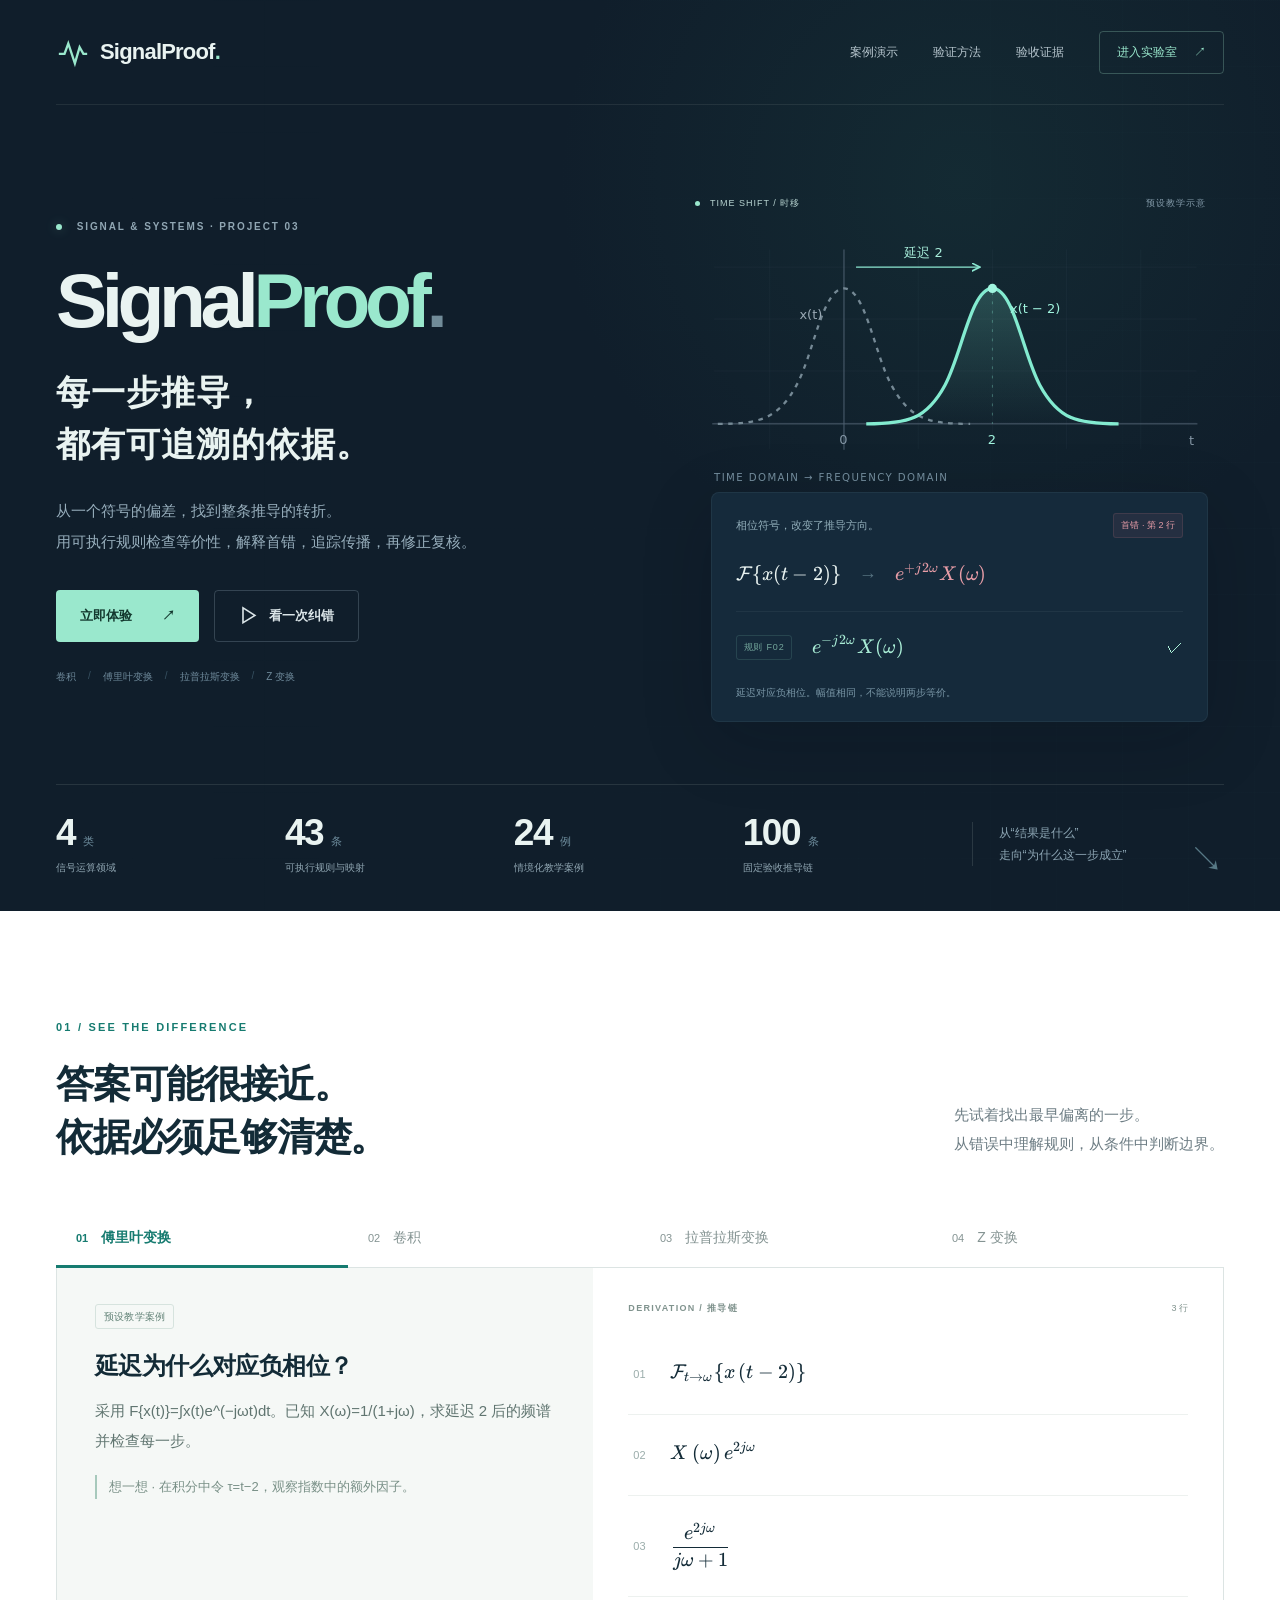
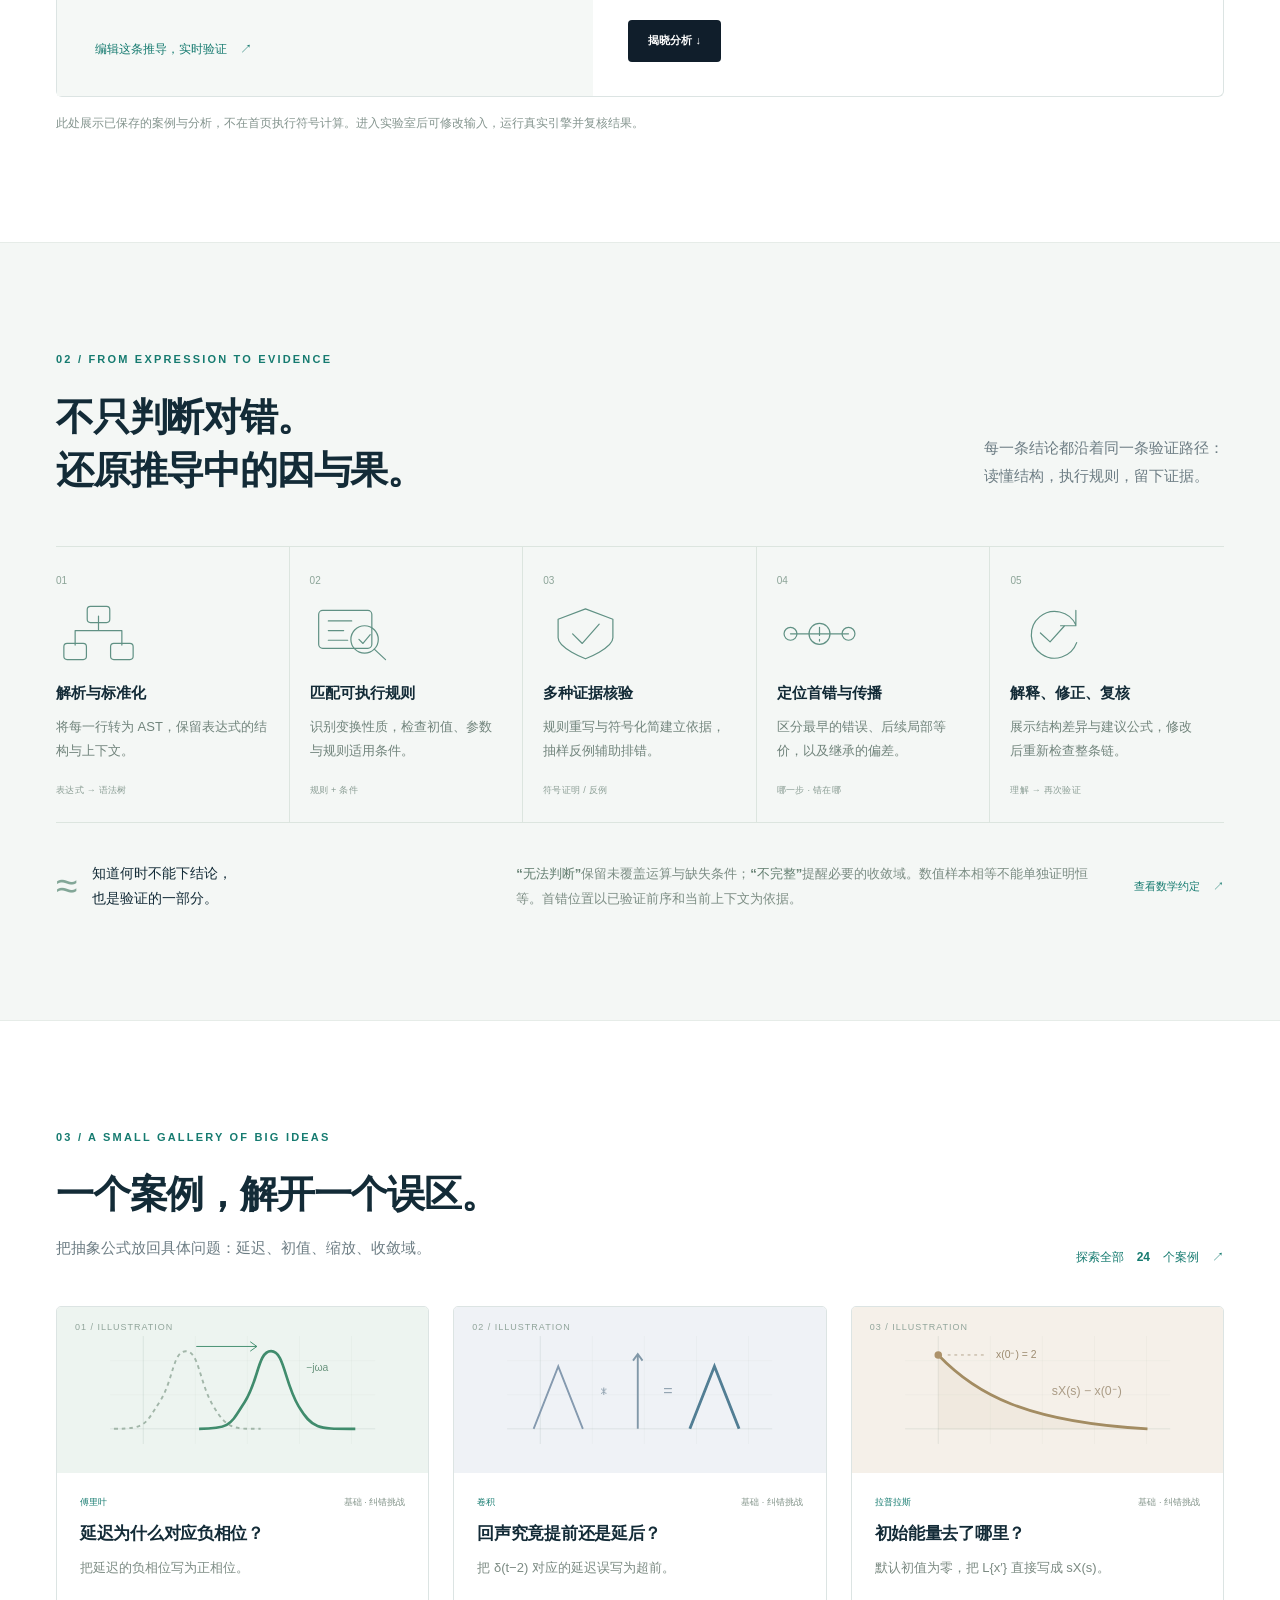
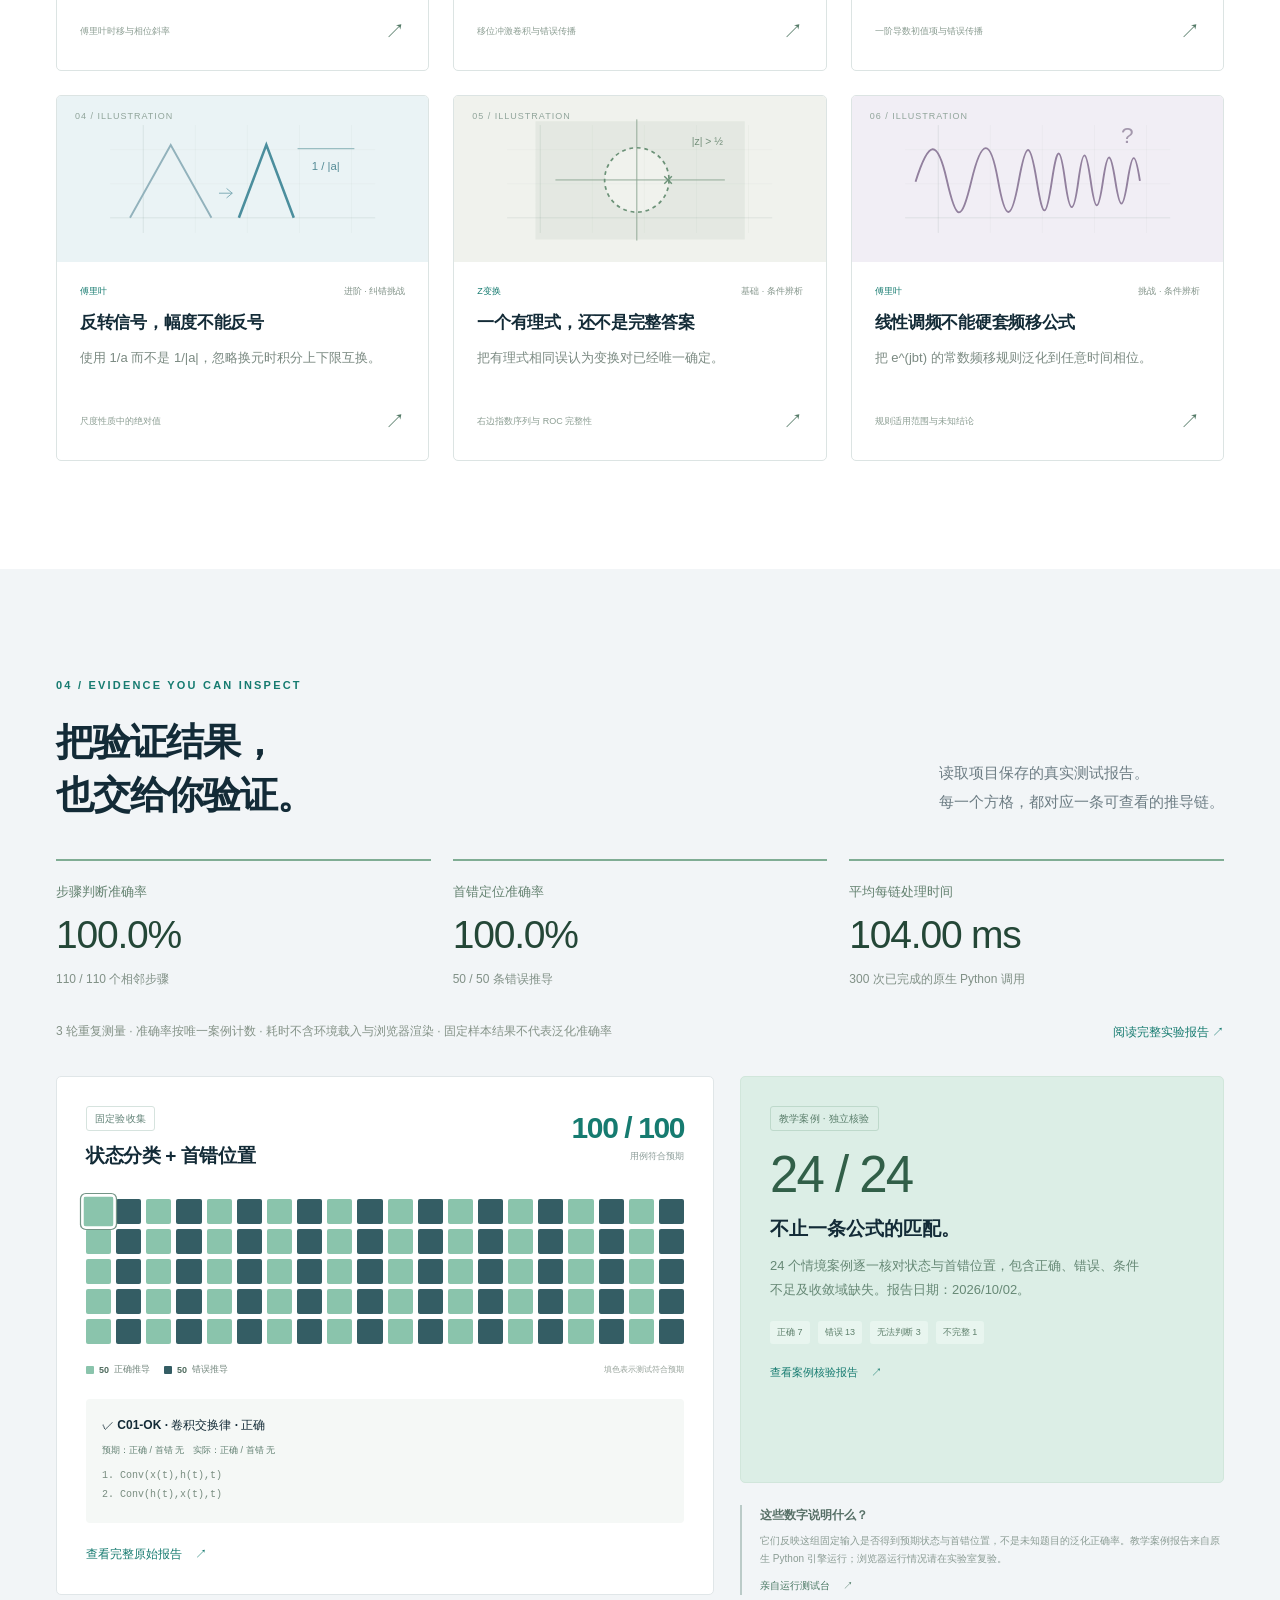
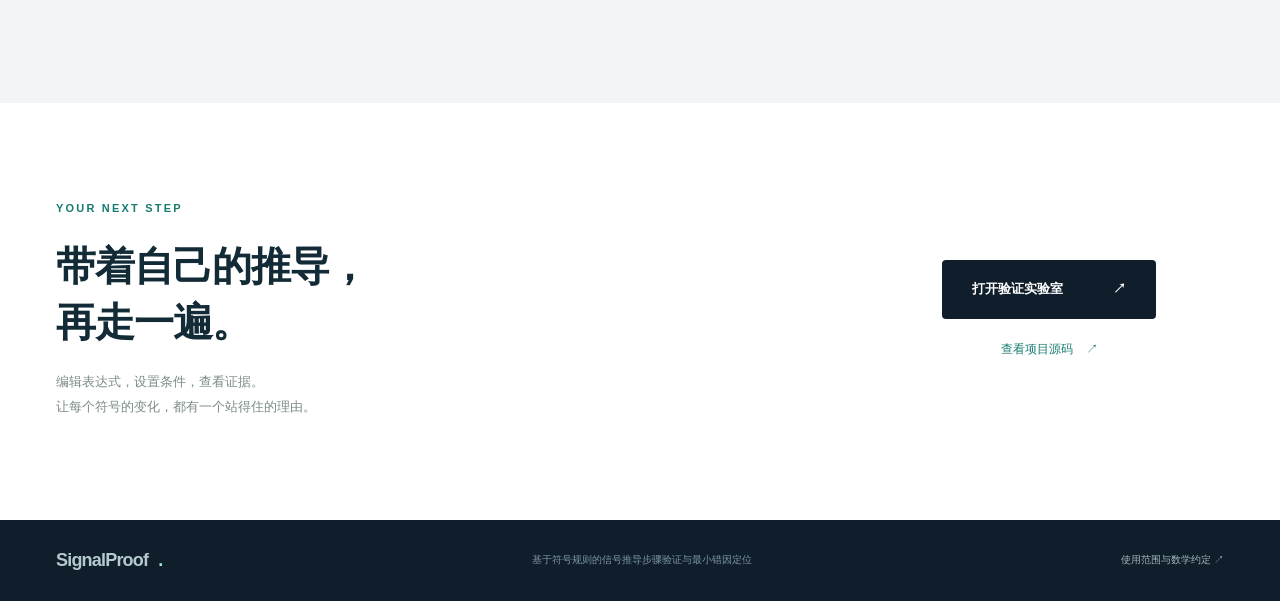
<file: index.html>
<!doctype html>
<html lang="zh-CN">
<head>
  <meta charset="utf-8">
  <meta name="viewport" content="width=device-width, initial-scale=1">
  <meta name="theme-color" content="#101e2b">
  <meta name="description" content="SignalProof：覆盖卷积、傅里叶、拉普拉斯与 Z 变换的符号规则推导验证。逐步求证，定位首错，解释依据，修正复核。">
  <title>SignalProof · 每一步推导，都有可追溯的依据</title>
  <link rel="stylesheet" href="katex/katex.min.css">
  <link rel="stylesheet" href="landing.css?v=4">
  <script>
    if (/^#(verify|rules|tests|guide)(?:$|[/?])/.test(location.hash)) {
      location.replace('lab.html' + location.search + location.hash);
    }
  </script>
  <script defer src="katex/katex.min.js"></script>
  <script defer src="landing.js?v=4"></script>
</head>
<body>
  <a class="skip-link" href="#main">跳到主要内容</a>
  <header class="hero" id="home">
    <div class="hero-grid" aria-hidden="true"></div>
    <div class="shell hero-shell">
      <div class="topbar">
        <a class="brand" href="#home" aria-label="SignalProof 首页"><svg viewBox="0 0 36 36" aria-hidden="true"><path d="M3 20h6l4-11 7 21 5-17 4 7h4"/></svg><span>SignalProof<span class="brand-dot">.</span></span></a>
        <nav class="nav" aria-label="主要导航"><a href="#demo">案例演示</a><a href="#method">验证方法</a><a href="#evidence">验收证据</a><a class="nav-lab" href="lab.html">进入实验室 <span aria-hidden="true">↗</span></a></nav>
      </div>
      <div class="hero-body">
        <div class="hero-copy">
          <p class="eyebrow light"><span class="live-dot" aria-hidden="true"></span> SIGNAL &amp; SYSTEMS · PROJECT 03</p>
          <h1>Signal<span>Proof</span><span class="title-dot">.</span></h1>
          <p class="hero-subtitle">每一步推导，<br>都有可追溯的依据。</p>
          <p class="hero-description">从一个符号的偏差，找到整条推导的转折。<br class="desktop-break">用可执行规则检查等价性，解释首错，追踪传播，再修正复核。</p>
          <div class="hero-actions"><a class="button mint" href="lab.html">立即体验 <span aria-hidden="true">↗</span></a><a class="button ghost" href="#demo"><span class="play-icon" aria-hidden="true">▷</span> 看一次纠错</a></div>
          <p class="hero-footnote">卷积 <span>/</span> 傅里叶变换 <span>/</span> 拉普拉斯变换 <span>/</span> Z 变换</p>
        </div>
        <div class="hero-visual">
          <div class="visual-heading"><span><i aria-hidden="true"></i> TIME SHIFT / 时移</span><span>预设教学示意</span></div>
          <svg class="hero-wave" viewBox="0 0 590 300" role="img" aria-labelledby="wave-title wave-desc">
            <title id="wave-title">信号向右平移 2 个时间单位</title><desc id="wave-desc">灰色曲线为原信号 x(t)，薄荷绿曲线为延迟信号 x(t−2)，峰值从零移动到二。图形为教学示意，不作为数值证明。</desc>
            <defs><linearGradient id="wave-fill" x1="0" y1="0" x2="0" y2="1"><stop offset="0%" stop-color="#81ead1" stop-opacity=".2"/><stop offset="100%" stop-color="#81ead1" stop-opacity="0"/></linearGradient><marker id="arrowhead" markerWidth="7" markerHeight="7" refX="5" refY="3" orient="auto"><path d="M0 0L6 3L0 6" fill="none" stroke="#8be6d0" stroke-width="1.2"/></marker></defs>
            <g class="svg-grid"><path d="M40 54H560M40 110H560M40 166H560M40 222H560M100 35V250M180 35V250M260 35V250M340 35V250M420 35V250M500 35V250"/></g>
            <path d="M38 223H561M180 35V251" stroke="#526474" stroke-width="1"/>
            <path d="M44 223C89 223 109 218 129 181C147 148 157 77 180 77C203 77 213 148 231 181C251 218 271 223 316 223" fill="none" stroke="#758995" stroke-width="2.5" stroke-dasharray="5 6"/>
            <path d="M204 223C249 223 269 218 289 181C307 148 317 77 340 77C363 77 373 148 391 181C411 218 431 223 476 223L476 224H204Z" fill="url(#wave-fill)"/>
            <path d="M204 223C249 223 269 218 289 181C307 148 317 77 340 77C363 77 373 148 391 181C411 218 431 223 476 223" fill="none" stroke="#83ebd0" stroke-width="3.5"/>
            <path d="M193 54H325" stroke="#8be6d0" stroke-width="1.5" marker-end="url(#arrowhead)"/>
            <path d="M340 81V223" stroke="#74cbb7" stroke-width="1" stroke-dasharray="3 7" opacity=".45"/>
            <circle cx="340" cy="77" r="5" fill="#a1f5df"/>
            <g font-family="system-ui,sans-serif" font-size="14"><text x="245" y="43" fill="#a8eedb">延迟 2</text><text x="132" y="110" fill="#9baab5">x(t)</text><text x="359" y="104" fill="#a1f5df">x(t − 2)</text><text x="175" y="245" fill="#8496a5">0</text><text x="335" y="245" fill="#a1f5df">2</text><text x="552" y="246" fill="#8496a5">t</text></g>
            <text x="40" y="285" fill="#758f9f" font-family="system-ui,sans-serif" font-size="11" letter-spacing="1.5">TIME DOMAIN → FREQUENCY DOMAIN</text>
          </svg>
          <div class="formula-proof">
            <div class="proof-topline"><span>相位符号，改变了推导方向。</span><span class="error-pill">首错 · 第 2 行</span></div>
            <div class="proof-expression"><span data-math="\mathcal{F}\{x(t-2)\}"></span><span class="formula-arrow" aria-hidden="true">→</span><span class="bad-math" data-math="e^{+j2\omega}X(\omega)"></span></div>
            <div class="proof-fix"><span class="fix-label">规则 F02</span><span data-math="e^{-j2\omega}X(\omega)"></span><span class="fix-check" aria-label="修正">✓</span></div>
            <p>延迟对应负相位。幅值相同，不能说明两步等价。</p>
          </div>
        </div>
      </div>
      <div class="hero-stats" aria-label="项目覆盖范围">
        <a href="#demo"><strong>4<span>类</span></strong><span>信号运算领域</span></a>
        <a href="lab.html#rules"><strong>43<span>条</span></strong><span>可执行规则与映射</span></a>
        <a href="#cases"><strong id="hero-case-count">24<span>例</span></strong><span>情境化教学案例</span></a>
        <a href="#evidence"><strong id="hero-test-count">100<span>条</span></strong><span>固定验收推导链</span></a>
        <p>从“结果是什么”<br>走向“为什么这一步成立”<span aria-hidden="true">↘</span></p>
      </div>
    </div>
  </header>

  <main id="main">
    <section class="section shell demo-section" id="demo" aria-labelledby="demo-title">
      <div class="section-heading"><div><p class="eyebrow">01 / SEE THE DIFFERENCE</p><h2 id="demo-title">答案可能很接近。<br>依据必须足够清楚。</h2></div><p class="section-intro">先试着找出最早偏离的一步。<br>从错误中理解规则，从条件中判断边界。</p></div>
      <div class="demo-tabs" role="tablist" aria-label="选择领域案例">
        <button id="tab-ft" role="tab" aria-selected="true" aria-controls="demo-panel" data-case="ft-shift">01 <span>傅里叶变换</span></button>
        <button id="tab-conv" role="tab" aria-selected="false" aria-controls="demo-panel" tabindex="-1" data-case="conv">02 <span>卷积</span></button>
        <button id="tab-lt" role="tab" aria-selected="false" aria-controls="demo-panel" tabindex="-1" data-case="lt-initial">03 <span>拉普拉斯变换</span></button>
        <button id="tab-z" role="tab" aria-selected="false" aria-controls="demo-panel" tabindex="-1" data-case="z-roc">04 <span>Z 变换</span></button>
      </div>
      <div class="demo-panel" id="demo-panel" role="tabpanel" aria-labelledby="tab-ft" tabindex="0">
        <div class="demo-context"><span class="small-tag">预设教学案例</span><div id="demo-content" aria-live="polite"><h3>延迟为什么对应负相位？</h3><p>正在读取案例…</p></div><div class="demo-hint" id="demo-hint"></div><a class="text-link" id="demo-lab-link" href="lab.html?case=ft-shift#verify">编辑这条推导，实时验证 <span aria-hidden="true">↗</span></a></div>
        <div class="demo-work"><div class="demo-work-head"><span>DERIVATION / 推导链</span><span id="demo-step-count"></span></div><ol class="demo-steps" id="demo-steps"></ol><button class="button dark" id="reveal-button" aria-expanded="false" aria-controls="demo-analysis">揭晓分析 <span aria-hidden="true">↓</span></button><div class="demo-analysis" id="demo-analysis" hidden aria-live="polite"></div></div>
      </div>
      <p class="section-note">此处展示已保存的案例与分析，不在首页执行符号计算。进入实验室后可修改输入，运行真实引擎并复核结果。</p>
    </section>

    <section class="method-section" id="method" aria-labelledby="method-title">
      <div class="shell section">
        <div class="section-heading"><div><p class="eyebrow">02 / FROM EXPRESSION TO EVIDENCE</p><h2 id="method-title">不只判断对错。<br>还原推导中的因与果。</h2></div><p class="section-intro">每一条结论都沿着同一条验证路径：<br>读懂结构，执行规则，留下证据。</p></div>
        <div class="pipeline" aria-label="五阶段验证方法">
          <article><span class="pipeline-number">01</span><svg viewBox="0 0 100 72" aria-hidden="true"><path d="M50 15V32M21 51V33H79V51"/><rect x="36" y="3" width="28" height="20" rx="4"/><rect x="7" y="49" width="28" height="20" rx="4"/><rect x="65" y="49" width="28" height="20" rx="4"/></svg><h3>解析与标准化</h3><p>将每一行转为 AST，保留表达式的结构与上下文。</p><span>表达式 → 语法树</span></article>
          <article><span class="pipeline-number">02</span><svg viewBox="0 0 100 72" aria-hidden="true"><rect x="8" y="8" width="66" height="47" rx="5"/><path d="M20 21H49M20 33H39M20 45H44"/><circle cx="65" cy="44" r="17"/><path d="M77 56L91 69M58 44L63 49L72 38"/></svg><h3>匹配可执行规则</h3><p>识别变换性质，检查初值、参数与规则适用条件。</p><span>规则 + 条件</span></article>
          <article><span class="pipeline-number">03</span><svg viewBox="0 0 100 72" aria-hidden="true"><path d="M50 6L84 19V42C84 55 50 68 50 68S16 55 16 42V19Z"/><path d="M34 37L46 49L67 25"/></svg><h3>多种证据核验</h3><p>规则重写与符号化简建立依据，抽样反例辅助排错。</p><span>符号证明 / 反例</span></article>
          <article><span class="pipeline-number">04</span><svg viewBox="0 0 100 72" aria-hidden="true"><path d="M14 37H86"/><circle cx="14" cy="37" r="8"/><circle cx="50" cy="37" r="13"/><circle cx="86" cy="37" r="8"/><path d="M50 29V39M50 44V46"/></svg><h3>定位首错与传播</h3><p>区分最早的错误、后续局部等价，以及继承的偏差。</p><span>哪一步 · 错在哪</span></article>
          <article><span class="pipeline-number">05</span><svg viewBox="0 0 100 72" aria-hidden="true"><path d="M79 26A29 29 0 1 0 80 48M79 8V27H60M35 36L47 47L65 27"/></svg><h3>解释、修正、复核</h3><p>展示结构差异与建议公式，修改后重新检查整条链。</p><span>理解 → 再次验证</span></article>
        </div>
        <div class="boundary"><div><span class="boundary-mark" aria-hidden="true">≈</span><h3>知道何时不能下结论，<br>也是验证的一部分。</h3></div><p><b>“无法判断”</b>保留未覆盖运算与缺失条件；<b>“不完整”</b>提醒必要的收敛域。数值样本相等不能单独证明恒等。首错位置以已验证前序和当前上下文为依据。</p><a href="lab.html#guide">查看数学约定 <span aria-hidden="true">↗</span></a></div>
      </div>
    </section>

    <section class="section shell" id="cases" aria-labelledby="cases-title">
      <div class="section-heading"><div><p class="eyebrow">03 / A SMALL GALLERY OF BIG IDEAS</p><h2 id="cases-title">一个案例，解开一个误区。</h2><p class="section-intro below">把抽象公式放回具体问题：延迟、初值、缩放、收敛域。</p></div><a class="text-link" href="lab.html#cases">探索全部 <span id="gallery-count">24</span> 个案例 <span aria-hidden="true">↗</span></a></div>
      <div class="case-gallery" id="case-gallery"><p class="loading-note">正在读取教学案例…</p></div>
    </section>

    <section class="evidence-section" id="evidence" aria-labelledby="evidence-title">
      <div class="shell section">
        <div class="section-heading"><div><p class="eyebrow">04 / EVIDENCE YOU CAN INSPECT</p><h2 id="evidence-title">把验证结果，<br>也交给你验证。</h2></div><p class="section-intro">读取项目保存的真实测试报告。<br>每一个方格，都对应一条可查看的推导链。</p></div>
        <div class="course-metrics" id="course-metrics"><p class="loading-note">正在读取三项课程验收指标…</p></div>
        <div class="course-report"><p id="course-protocol">指标来自可复现的原生环境测量。</p><a class="text-link" href="docs/experiment-report.html">阅读完整实验报告 ↗</a></div>
        <div class="evidence-grid">
          <article class="test-card"><div class="card-heading"><div><span class="small-tag">固定验收集</span><h3>状态分类 + 首错位置</h3></div><div class="test-ratio"><strong id="test-ratio">—</strong><span>用例符合预期</span></div></div><div class="test-tiles" id="test-tiles" aria-label="测试结果，按方向键切换用例"></div><div class="test-legend"><span><i class="legend-correct"></i><b id="correct-count">—</b> 正确推导</span><span><i class="legend-wrong"></i><b id="wrong-count">—</b> 错误推导</span><span class="legend-explain">填色表示测试符合预期</span></div><div class="test-preview" id="test-preview" aria-live="polite"><p>正在读取固定验收报告…</p></div><a class="text-link" href="docs/test-results.json" target="_blank" rel="noopener">查看完整原始报告 <span aria-hidden="true">↗</span></a></article>
          <div class="evidence-side"><article class="teaching-evidence"><span class="small-tag">教学案例 · 独立核验</span><strong id="examples-ratio">—</strong><h3>不止一条公式的匹配。</h3><p id="examples-summary">正在读取教学案例验证报告…</p><div id="examples-breakdown" class="examples-breakdown"></div><a class="text-link" href="docs/examples-validation.json" target="_blank" rel="noopener">查看案例核验报告 <span aria-hidden="true">↗</span></a></article><aside class="evidence-boundary"><h3>这些数字说明什么？</h3><p>它们反映这组固定输入是否得到预期状态与首错位置，不是未知题目的泛化正确率。教学案例报告来自原生 Python 引擎运行；浏览器运行情况请在实验室复验。</p><a href="lab.html#tests">亲自运行测试台 <span aria-hidden="true">↗</span></a></aside></div>
        </div>
      </div>
    </section>

    <section class="closing shell" aria-labelledby="closing-title"><div><p class="eyebrow">YOUR NEXT STEP</p><h2 id="closing-title">带着自己的推导，<br>再走一遍。</h2><p>编辑表达式，设置条件，查看证据。<br>让每个符号的变化，都有一个站得住的理由。</p></div><div class="closing-actions"><a class="button dark" href="lab.html">打开验证实验室 <span aria-hidden="true">↗</span></a><a class="text-link" href="https://github.com/zhangzhi-666/signalproof-demo" target="_blank" rel="noopener">查看项目源码 <span aria-hidden="true">↗</span></a></div></section>
  </main>
  <footer class="footer"><div class="shell"><a class="brand footer-brand" href="#home">SignalProof<span class="brand-dot">.</span></a><p>基于符号规则的信号推导步骤验证与最小错因定位</p><a href="lab.html#guide">使用范围与数学约定 <span aria-hidden="true">↗</span></a></div></footer>
  <noscript><div class="no-script">案例交互与测试报告需要启用 JavaScript。你仍可直接查看<a href="docs/test-results.json">原始验收报告</a>和<a href="docs/examples-validation.json">案例验证报告</a>。</div></noscript>
</body>
</html>
</file>
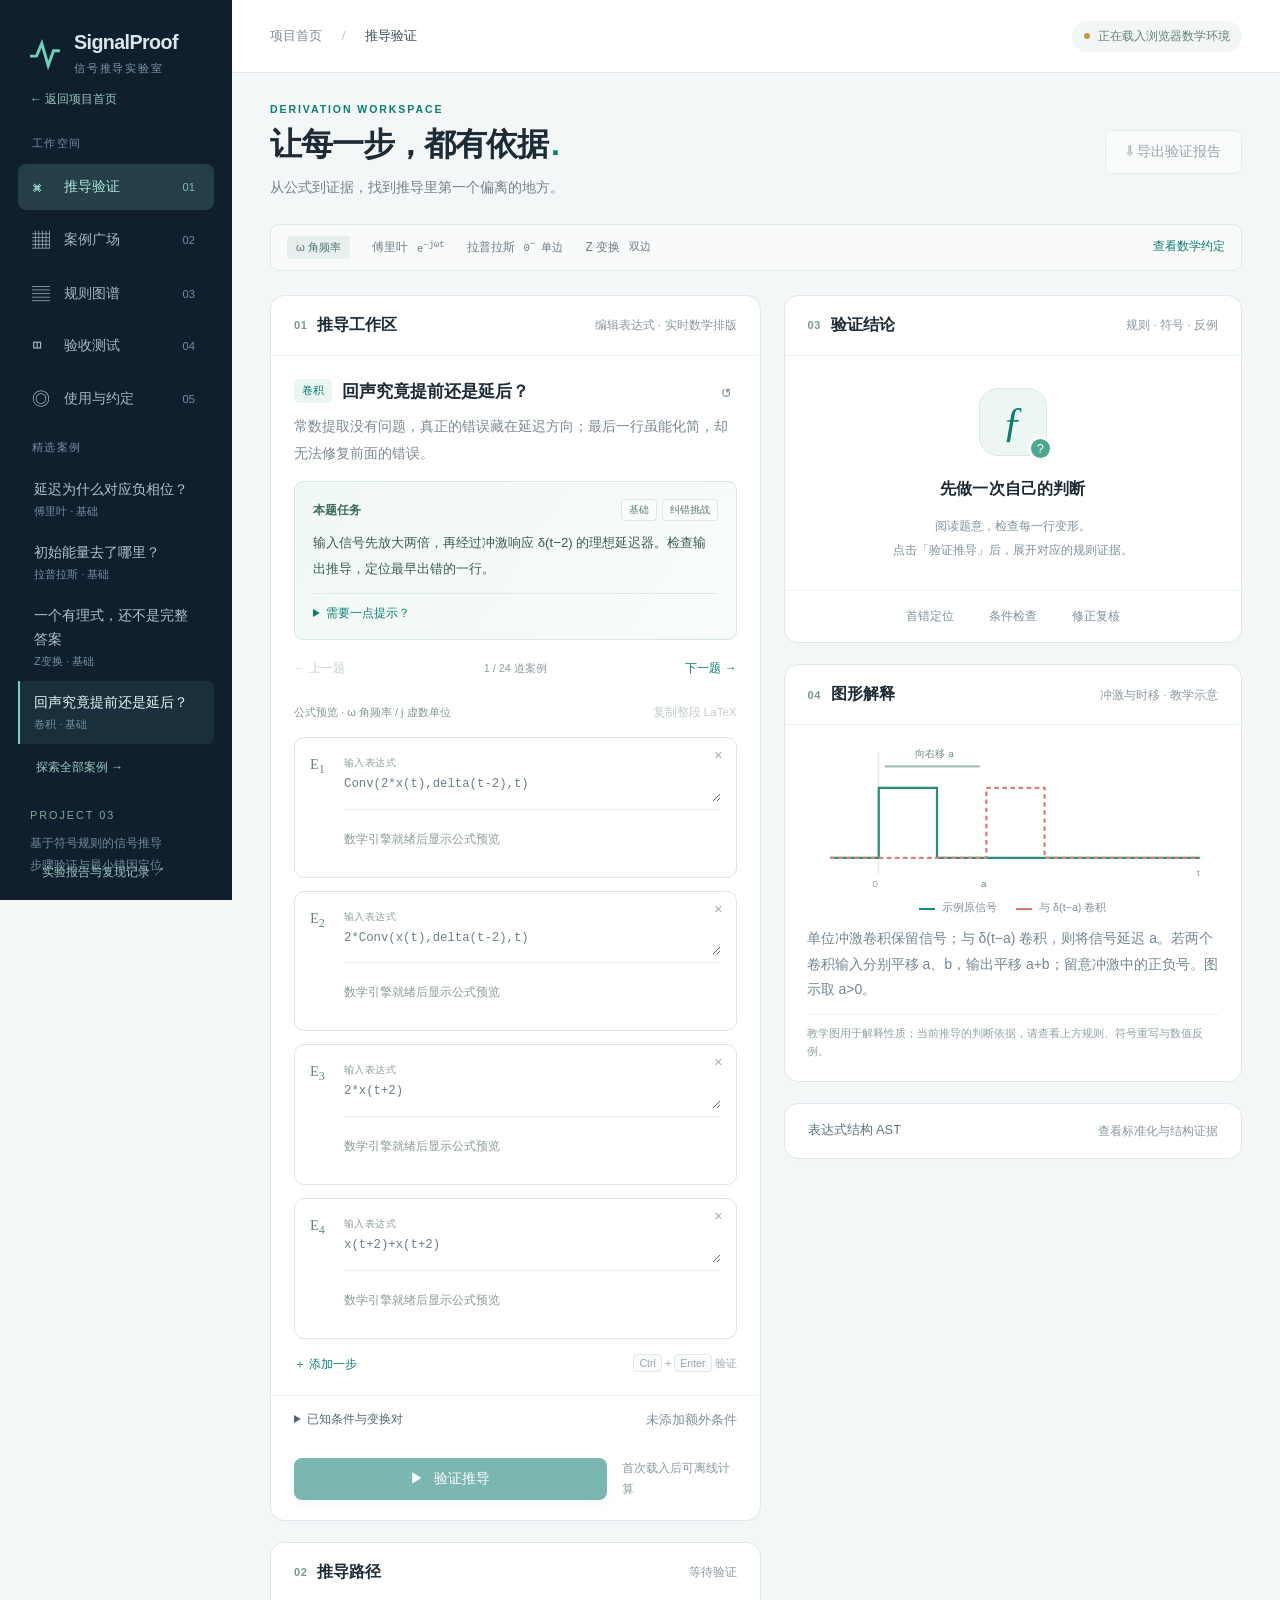
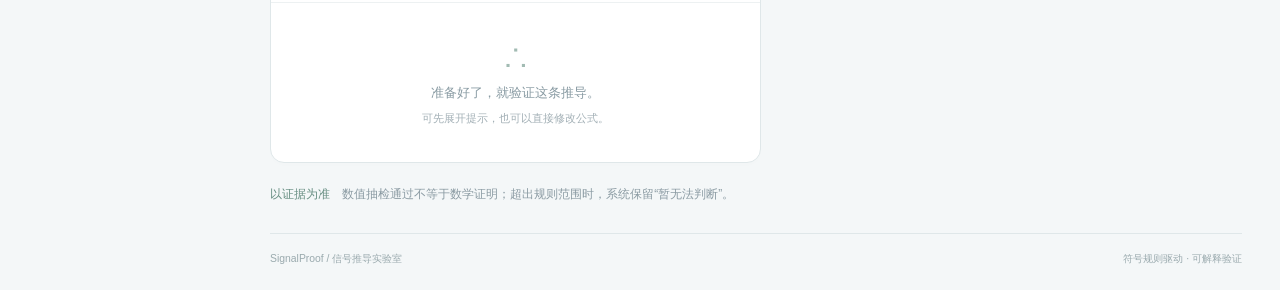
<file: lab.html>
<!doctype html>
<html lang="zh-CN"><head><meta charset="UTF-8"><meta name="viewport" content="width=device-width,initial-scale=1"><meta name="description" content="基于符号规则的信号推导步骤验证与最小错因定位。输入推导，查看规则证据、首错与修正建议。"><title>SignalProof · 信号推导实验室</title><link rel="icon" type="image/svg+xml" href="data:image/svg+xml,%3Csvg xmlns='http://www.w3.org/2000/svg' viewBox='0 0 32 32'%3E%3Crect width='32' height='32' rx='8' fill='%230d766e'/%3E%3Cpath d='M5 18h5l4-10 5 17 4-10h4' stroke='white' stroke-width='2.5' fill='none'/%3E%3C/svg%3E"><link rel="stylesheet" href="style.css"><script src="katex/katex.min.js" defer></script><script defer src="app.js?v=4"></script></head>
<body><link rel="stylesheet" href="readability.css"><link rel="stylesheet" href="workbench.css?v=4"><link rel="stylesheet" href="formulas.css?v=4"><a class="skip-link" href="#main-content">跳到工作区</a>
<aside class="sidebar"><a class="brand" href="#verify"><svg viewBox="0 0 32 32" aria-hidden="true"><path d="M2 18h6l5-12 6 21 5-14h6"/></svg><div>SignalProof<small>信号推导实验室</small></div></a>
<a class="home-link" href="index.html">← 返回项目首页</a><div class="side-label">工作空间</div><nav aria-label="主要导航"><button class="nav active" data-view="verify" aria-label="推导验证"><span>⌘</span>推导验证 <kbd>01</kbd></button><button class="nav" data-view="cases" aria-label="案例广场"><span>▦</span>案例广场 <kbd>02</kbd></button><button class="nav" data-view="rules" aria-label="规则图谱"><span>▤</span>规则图谱 <kbd>03</kbd></button><button class="nav" data-view="tests" aria-label="验收测试"><span>◫</span>验收测试 <kbd>04</kbd></button><button class="nav" data-view="guide" aria-label="使用与约定"><span>◎</span>使用与约定 <kbd>05</kbd></button></nav>
<div class="side-label">精选案例</div><div id="side-examples" class="side-examples"><button class="example active">时移的一个负号<small>傅里叶 · 符号错误</small></button></div><button class="all-cases-link" data-view="cases">探索全部案例 →</button>
<div class="sidebar-bottom"><span class="project-mark">PROJECT 03</span><p>基于符号规则的信号推导<br>步骤验证与最小错因定位</p><a class="home-link" href="docs/experiment-report.html">实验报告与复现记录 ↗</a><div class="version">课程完整工程 <span>3.0</span></div></div></aside>
<div class="shell"><header class="topbar"><div class="breadcrumb"><a href="index.html">项目首页</a> <span>/</span> <strong id="page-crumb">推导验证</strong></div><button type="button" class="engine-pill" id="engine-state" aria-label="数学引擎状态；载入失败或超时时点击重试"><i aria-hidden="true"></i><span aria-live="polite">数学引擎载入中</span></button></header>
<main id="main-content">
<section id="verify-view" class="view active"><div class="page-heading"><div><div class="eyebrow">DERIVATION WORKSPACE</div><h1>让每一步，都有依据<span class="heading-dot">.</span></h1><p>从公式到证据，找到推导里第一个偏离的地方。</p></div><button class="button subtle" id="export-btn" disabled>⇩ 导出验证报告</button></div>
<div class="context-strip"><span class="chip">ω 角频率</span><span>傅里叶 <code>e<sup>−jωt</sup></code></span><span>拉普拉斯 <code>0<sup>−</sup> 单边</code></span><span>Z 变换 <code>双边</code></span><a href="#guide" class="text-link">查看数学约定</a></div>
<label class="mobile-case-picker">演示案例<select id="mobile-example" aria-label="选择演示案例"></select></label>
<div class="workspace-grid"><div class="input-column">
<section class="panel editor-panel"><div class="panel-head"><div><span class="section-num">01</span><h2>推导工作区</h2></div><span class="minor">编辑表达式 · 实时数学排版</span></div><div class="case-meta"><div><span class="category" id="example-category">傅里叶</span><h3 id="example-title">时移的一个负号</h3></div><button id="reset-btn" class="icon-button" title="还原当前例题" aria-label="还原当前例题">↺</button></div><p class="case-description" id="example-description">从一个符号，追踪整条推导的变化。</p><div class="learning-card" id="learning-card"><div class="learning-heading"><span>本题任务</span><div id="learning-tags" class="learning-tags"></div></div><p id="learning-task">先判断每一步，再使用规则证据核对。</p><details id="learning-hint"><summary>需要一点提示？</summary><p id="learning-hint-text"></p></details><div id="learning-takeaway" class="learning-takeaway" hidden></div></div><div class="case-pager"><button id="previous-case" aria-label="上一案例">← 上一题</button><span id="case-position">精选案例</span><button id="next-case" aria-label="下一案例">下一题 →</button></div><div class="notation-toolbar"><span>公式预览 · ω 角频率 / j 虚数单位</span><button id="copy-latex" class="text-button" disabled>复制整段 LaTeX</button></div><div id="step-editors" class="step-editors"><label class="editor-row"><span>E₁</span><textarea aria-label="第1行推导" rows="2">FT(x(t-2),t,w)</textarea></label><label class="editor-row"><span>E₂</span><textarea aria-label="第2行推导" rows="2">exp(2*I*w)*X(w)</textarea></label><label class="editor-row"><span>E₃</span><textarea aria-label="第3行推导" rows="2">exp(2*I*w)/(1+I*w)</textarea></label></div><div class="editor-tools"><button class="text-button" id="add-step">＋ 添加一步</button><span><kbd>Ctrl</kbd> + <kbd>Enter</kbd> 验证</span></div>
<details class="context-details"><summary>已知条件与变换对 <span id="context-summary">X(ω) = 1 / (1 + jω)</span></summary><p>初值、因果性与已知变换对是推导依据，可按题目修改。</p><label for="context-input">条件 JSON</label><textarea id="context-input" rows="7" spellcheck="false">{"definitions":{"X(w)":"1/(1+I*w)"},"causal":true,"initial":{}}</textarea></details>
<div class="editor-footer"><button id="verify-btn" class="button primary" disabled><span>▶</span> 验证推导</button><span id="editor-note">首次载入后可离线计算</span></div></section>
<section class="panel path-panel"><div class="panel-head"><div><span class="section-num">02</span><h2>推导路径</h2></div><span class="minor" id="path-stat">等待验证</span></div><div id="path-content" class="path-content"><div class="empty-hint"><span class="empty-symbol">∴</span><p>每一步的判断，都会在这里留下证据。</p><small>编辑公式后，点击「验证推导」。</small></div></div></section>
</div><div class="evidence-column"><section id="diagnosis" class="panel diagnosis"><div class="panel-head"><div><span class="section-num">03</span><h2>验证结论</h2></div><span class="minor">规则 · 符号 · 反例</span></div><div id="diagnosis-content"><div class="standby-visual"><div class="proof-mark">ƒ<span>✓</span></div><h3>一次验证，一条可追溯的证据链</h3><p>系统将分别检查局部变形与整条推导，<br>识别首错、缺失条件和传播的错误。</p></div><div class="capability-row"><span>首错定位</span><span>局部差异</span><span>修正复核</span></div></div></section>
<section class="panel visual-panel"><div class="panel-head"><div><span class="section-num">04</span><h2>图形解释</h2></div><span class="minor" id="plot-label">时移 · 教学示意</span></div><div id="plot-content"></div></section>
<details class="panel ast-panel"><summary><span>表达式结构 AST</span><span class="minor">查看标准化与结构证据</span></summary><div id="ast-content" class="ast-content">验证后显示原始表达式树。</div></details></div></div>
<div class="workspace-footnote"><span>以证据为准</span> 数值抽检通过不等于数学证明；超出规则范围时，系统保留“暂无法判断”。</div></section>

<section id="cases-view" class="view"><div class="page-heading"><div><div class="eyebrow">CASE EXPLORER</div><h1>从一个负号，到一条证据链<span class="heading-dot">.</span></h1><p>四类信号运算，三种学习路径。选一道题，先思考，再让规则给出答案。</p></div><div class="case-count"><strong id="case-total">24</strong><span>教学案例</span></div></div><div class="case-explainer"><span>01 <b>读题与判断</b></span><span>02 <b>验证每一步</b></span><span>03 <b>修正并复盘</b></span><p>从基础性质到组合推导；正确、错误与条件不足都值得辨析。</p></div><div class="case-filters"><div class="case-category-tabs" role="group" aria-label="按领域筛选案例"><button class="active" data-case-category="全部" aria-pressed="true">全部领域</button><button data-case-category="卷积" aria-pressed="false">卷积</button><button data-case-category="傅里叶" aria-pressed="false">傅里叶</button><button data-case-category="拉普拉斯" aria-pressed="false">拉普拉斯</button><button data-case-category="Z变换" aria-pressed="false">Z 变换</button></div><div class="case-filter-inputs"><label><span>难度</span><select id="case-difficulty"><option value="全部">全部难度</option><option>基础</option><option>进阶</option><option>挑战</option></select></label><label><span>题型</span><select id="case-kind"><option value="全部">全部题型</option><option>纠错挑战</option><option>正确推导</option><option>条件辨析</option></select></label><label class="case-search-label"><span>搜索</span><input id="case-search" type="search" placeholder="搜索性质、题意或知识点…"></label></div></div><div class="case-results-head"><p id="case-results-count" role="status" aria-live="polite">案例正在载入…</p><button id="clear-case-filters" class="text-button">清除筛选</button></div><div id="cases-grid" class="cases-grid"><div class="empty-hint">正在准备案例，数学引擎会在后台载入。</div></div></section>

<section id="rules-view" class="view"><div class="page-heading"><div><div class="eyebrow">EXECUTABLE KNOWLEDGE</div><h1>规则图谱<span class="heading-dot">.</span></h1><p>每条规则都包含匹配、变换与适用条件，可直接载入工作区。</p></div><span class="big-count" id="rule-total">—</span></div><div class="filter-bar"><div id="rule-filters" class="tabs"><button class="active" data-cat="全部">全部</button><button data-cat="卷积">卷积</button><button data-cat="傅里叶">傅里叶</button><button data-cat="拉普拉斯">拉普拉斯</button><button data-cat="Z变换">Z 变换</button></div><input id="rule-search" type="search" aria-label="搜索规则" placeholder="搜索规则、编号或性质…"></div><div id="rules-grid" class="rules-grid"></div></section>

<section id="tests-view" class="view"><div class="page-heading"><div><div class="eyebrow">VERIFICATION BENCH</div><h1>用测试，验证验证器<span class="heading-dot">.</span></h1><p>固定预期的 50 条正确链与 50 条错误链，逐条调用同一符号引擎。</p></div><button id="run-tests" class="button primary" disabled>▶ 运行验收测试</button></div><div id="test-stats" class="test-stats"><div><span>测试样本</span><strong>100<small>条</small></strong></div><div><span>正确 / 错误</span><strong>50<small>/ 50</small></strong></div><div><span>本次通过</span><strong id="test-passed">—</strong></div><div><span>首错位置</span><strong id="test-localization">待验证</strong></div></div><div class="panel test-panel"><div class="panel-head"><div><h2>逐条测试记录</h2><span id="test-progress" class="minor">尚未运行，不展示预设通过率</span></div><button id="export-tests" class="text-button" disabled>导出结果</button></div><div class="progress-track"><div id="test-progress-fill"></div></div><div class="test-toolbar"><button class="active" data-test-filter="all">全部</button><button data-test-filter="failed">仅失败</button><span id="test-time"></span></div><div class="table-scroll"><table><thead><tr><th>样本 / 领域</th><th>预期</th><th>实际结果</th><th>首错行</th><th>核验</th></tr></thead><tbody id="test-body"><tr><td colspan="5" class="empty-table">运行测试后，每条推导的真实结果会在这里展开。</td></tr></tbody></table></div></div><p class="test-disclaimer">这些是本项目的固定验收样本，并非所有数学表达式的泛化准确率。点击样本可载入工作区复核。</p></section>

<section id="guide-view" class="view"><div class="page-heading"><div><div class="eyebrow">CONVENTIONS & SCOPE</div><h1>先约定，再推导<span class="heading-dot">.</span></h1><p>清楚的能力边界，是可靠验证的一部分。</p></div></div><div class="guide-grid"><section class="panel guide-card"><span class="category">01 · 输入语法</span><h2>把每一个变换写清楚</h2><p>每行写一个表达式，使用显式乘号 <code>*</code>。支持 <code>^</code>、<code>**</code> 和虚数单位 <code>I</code>、<code>j</code>。</p><pre>FT(x(t-2),t,w)
exp(-2*I*w)*X(w)

LT(D(x(t),t),t,s)
s*X(s)-2

ZT((1/2)^n*u(n),n,z)
z/(z-1/2); ROC: abs(z)&gt;1/2</pre><p>卷积写作 <code>Conv(x(t),h(t),t)</code>；导数写作 <code>D(x(t),t)</code>；零起点积分写作 <code>Int0(x(t),t)</code>。下方公式预览会实时转换为 LaTeX 排版，可复制整段 LaTeX 用于报告。输入区仍使用上述计算语法。</p></section><section class="panel guide-card"><span class="category">02 · 变换约定</span><h2>同一个公式，同一种定义</h2><div class="convention"><b>傅里叶 · 角频率</b><p><span class="guide-formula math-scroll" data-math="X(\omega)=\int_{-\infty}^{\infty}x(t)\,\mathrm{e}^{-\mathrm{j}\omega t}\,\mathrm{d}t"></span>逆变换系数为 1 / (2π)，积分范围为全实轴。</p></div><div class="convention"><b>拉普拉斯 · 单边</b><p><span class="guide-formula math-scroll" data-math="X(s)=\int_{0^-}^{\infty}x(t)\,\mathrm{e}^{-st}\,\mathrm{d}t"></span>从 0<sup>−</sup> 开始积分；导数规则保留初值。条件中的 <code>x0</code>、<code>x1</code> 分别表示 x(0<sup>−</sup>)、x′(0<sup>−</sup>)。</p></div><div class="convention"><b>Z 变换 · 双边</b><p><span class="guide-formula math-scroll" data-math="X(z)=\sum_{n=-\infty}^{\infty}x[n]z^{-n}"></span>n 为整数。基本指数变换必须附带收敛域。</p></div></section><section class="panel guide-card"><span class="category">03 · 判断依据</span><h2>不把“不知道”误判成错误</h2><p><b class="green">已验证正确</b>：规则重写成立，或符号差值在前提下为零。</p><p><b class="red">已确认错误</b>：已验证规则与结果冲突，或找到合法数值反例。</p><p><b class="amber">缺少收敛域</b>：代数式正确，但变换信息不完整。</p><p><b>暂无法判断</b>：条件不足、不支持该形式，或有界搜索未能建立证据。语法错误另行提示。</p><p>前面有未证实步骤时，只报告“最早已确认错误”，不承诺全链首错。</p></section><section class="panel guide-card"><span class="category">04 · 方法与边界</span><h2>最小错因，是局部候选解释</h2><p>从正确规则候选与提交表达式的结构差异中，寻找可定位的最小不匹配子树。解释可能不唯一；修正后仍要重新核验后续各步。</p><p>已知变换对由题目提供。形式规则默认相关变换存在；涉及因果、初值、参数和基本 ROC 时单独检查。普通数值抽样不处理冲激。</p><p>计算在浏览器的独立数学线程内完成，公式不会发送给大模型。载入资源后不需要 API Key。</p><div class="source-links"><a target="_blank" rel="noreferrer" href="https://ocw.mit.edu/courses/res-6-007-signals-and-systems-spring-2011/403577752d3007ed4ea30e8c61cf90d7_MITRES_6_007S11_lec09.pdf">MIT · 傅里叶性质</a><a target="_blank" rel="noreferrer" href="https://ocw.mit.edu/courses/18-03sc-differential-equations-fall-2011/a85bae85be861b27bcbb0e5332483df2_MIT18_03SCF11_laptable29.pdf">MIT · 拉普拉斯变换表</a></div></section></div></section>
</main><footer><span>SignalProof / 信号推导实验室</span><span>符号规则驱动 · 可解释验证</span></footer></div>
<div id="toast" role="status" aria-live="polite"></div>
</body></html>
</file>
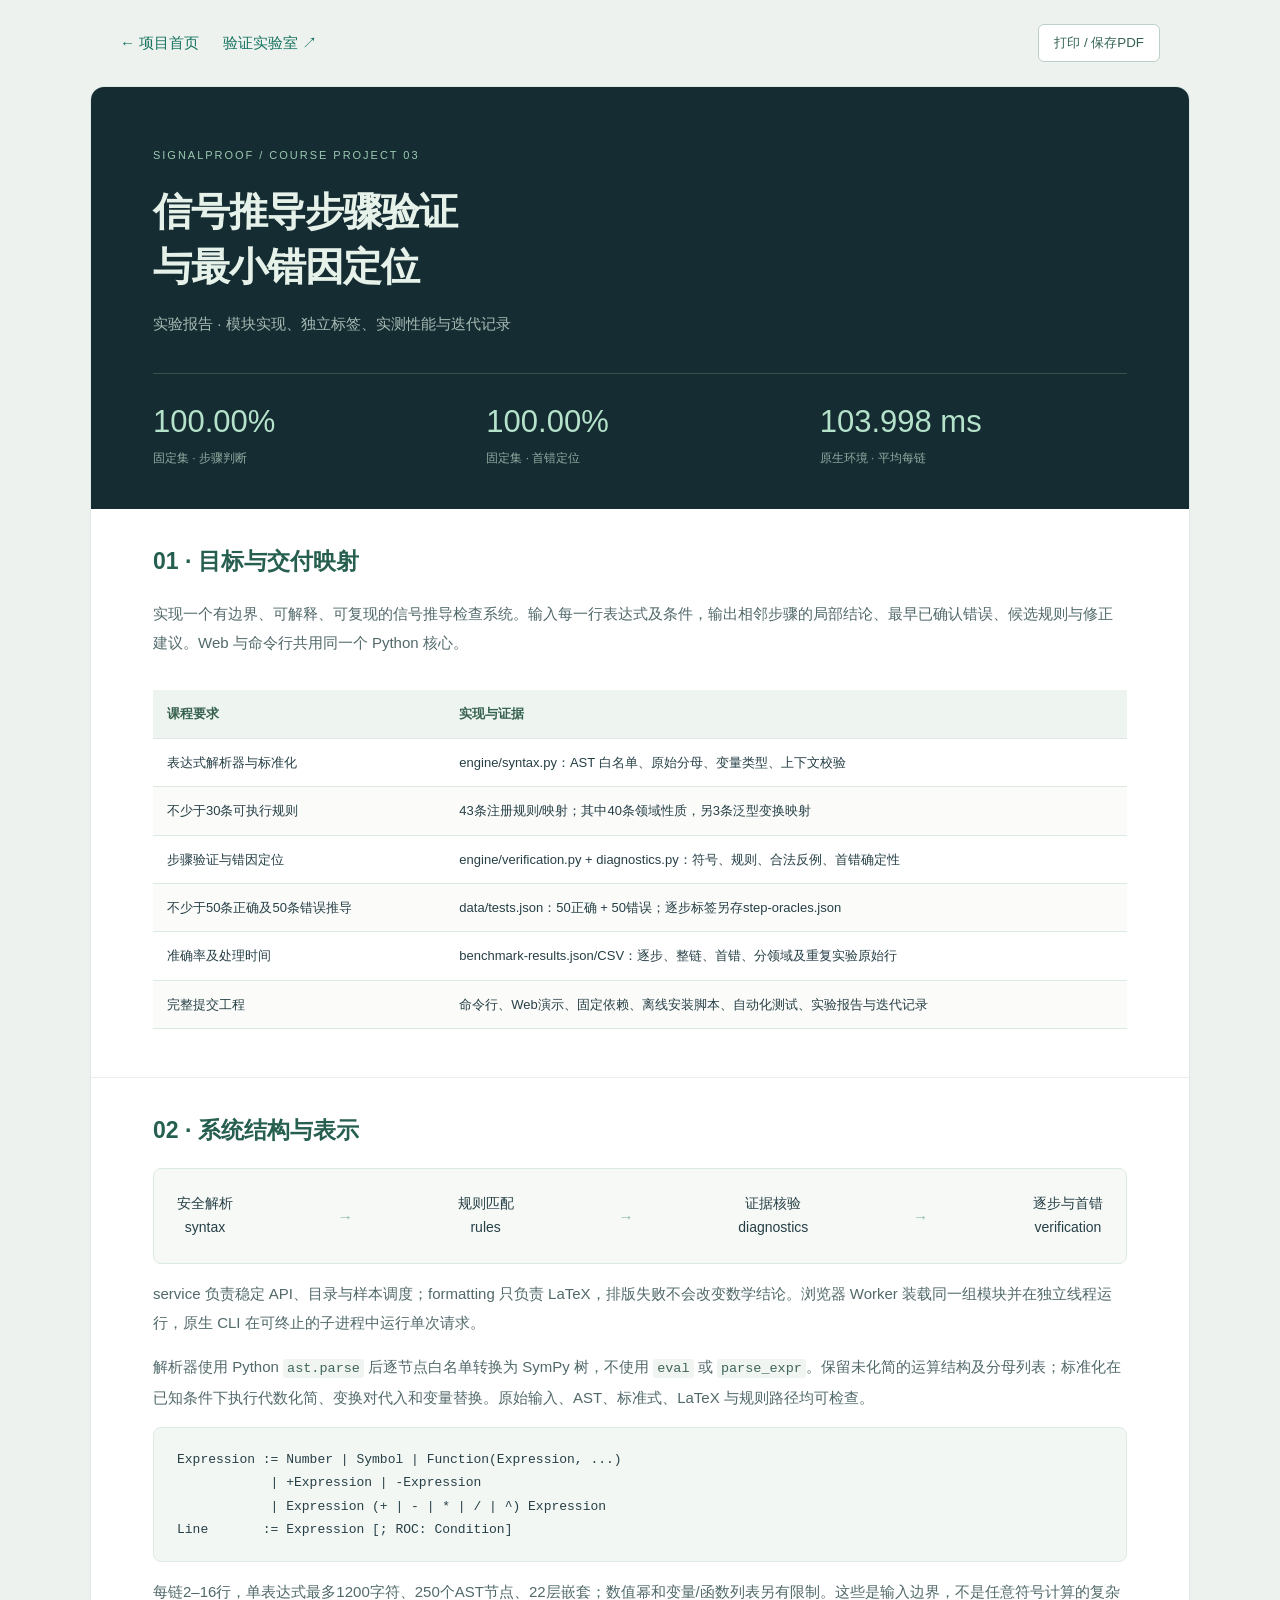
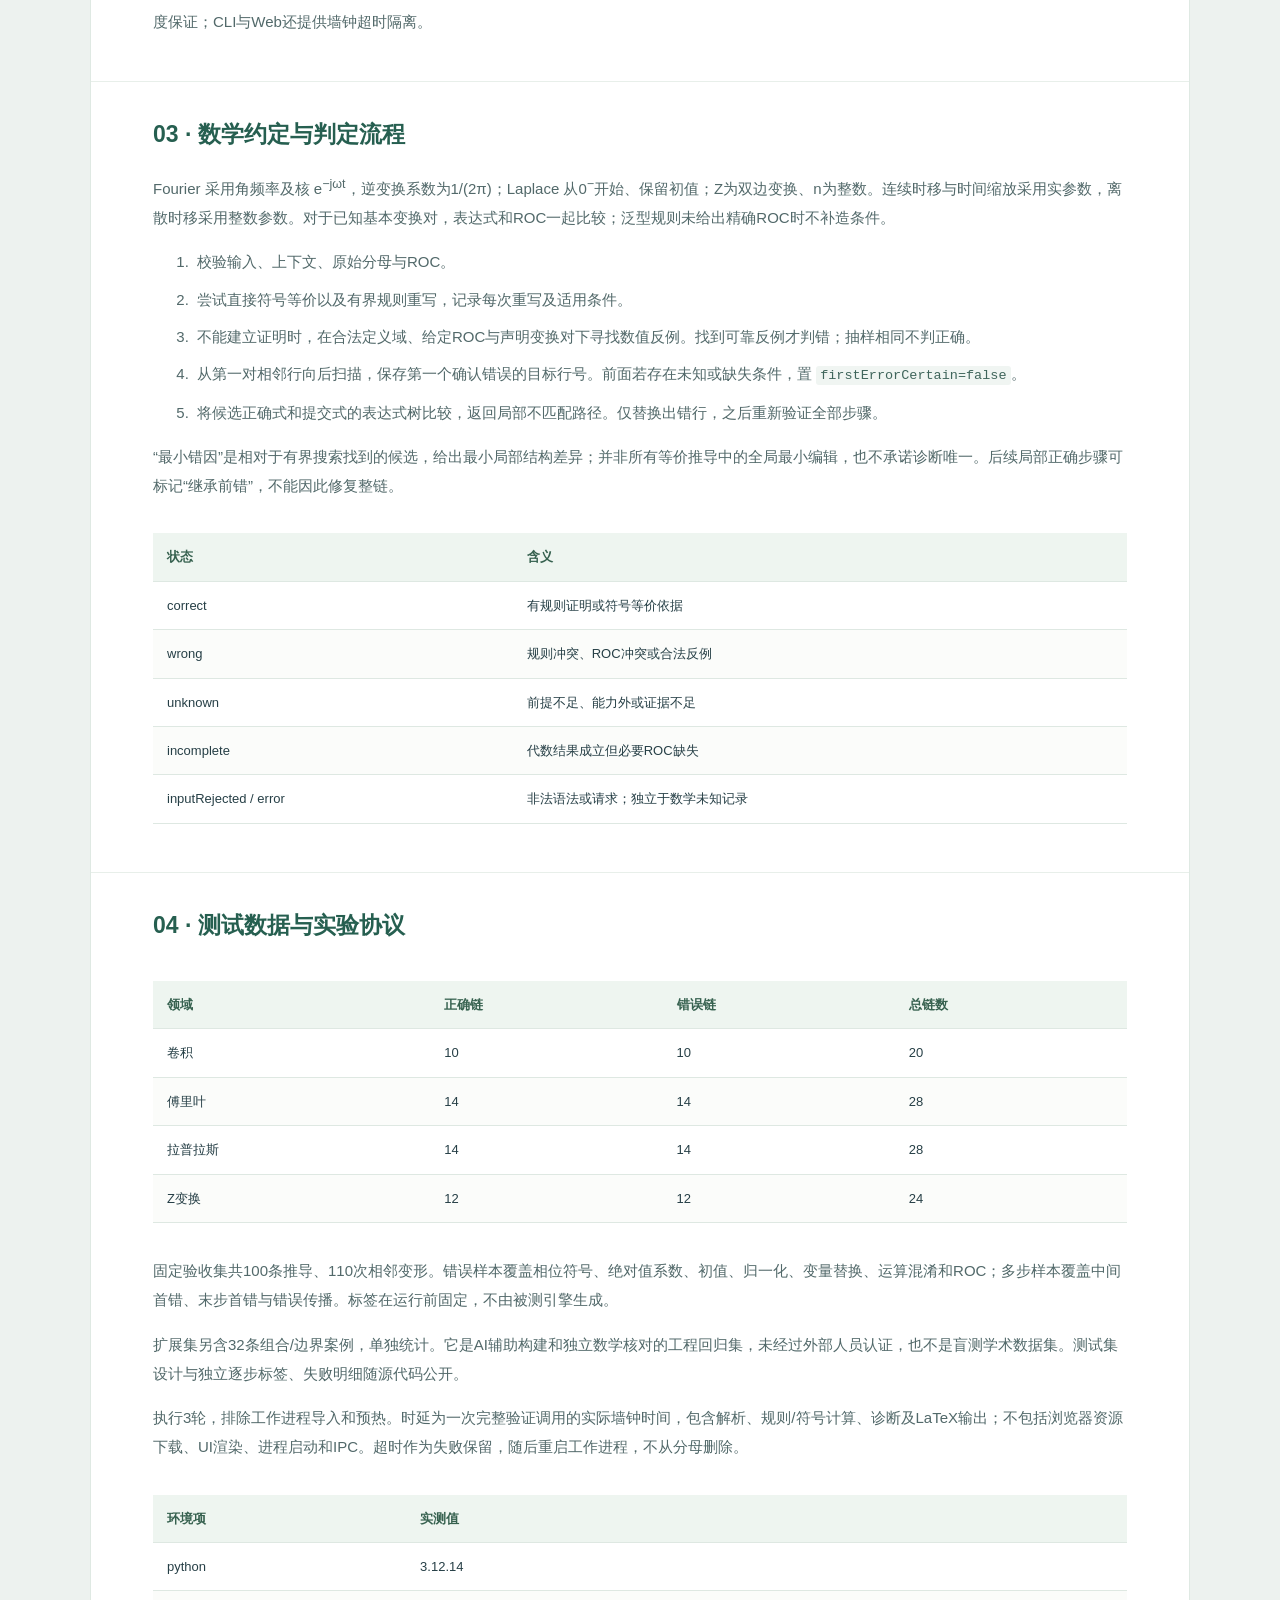
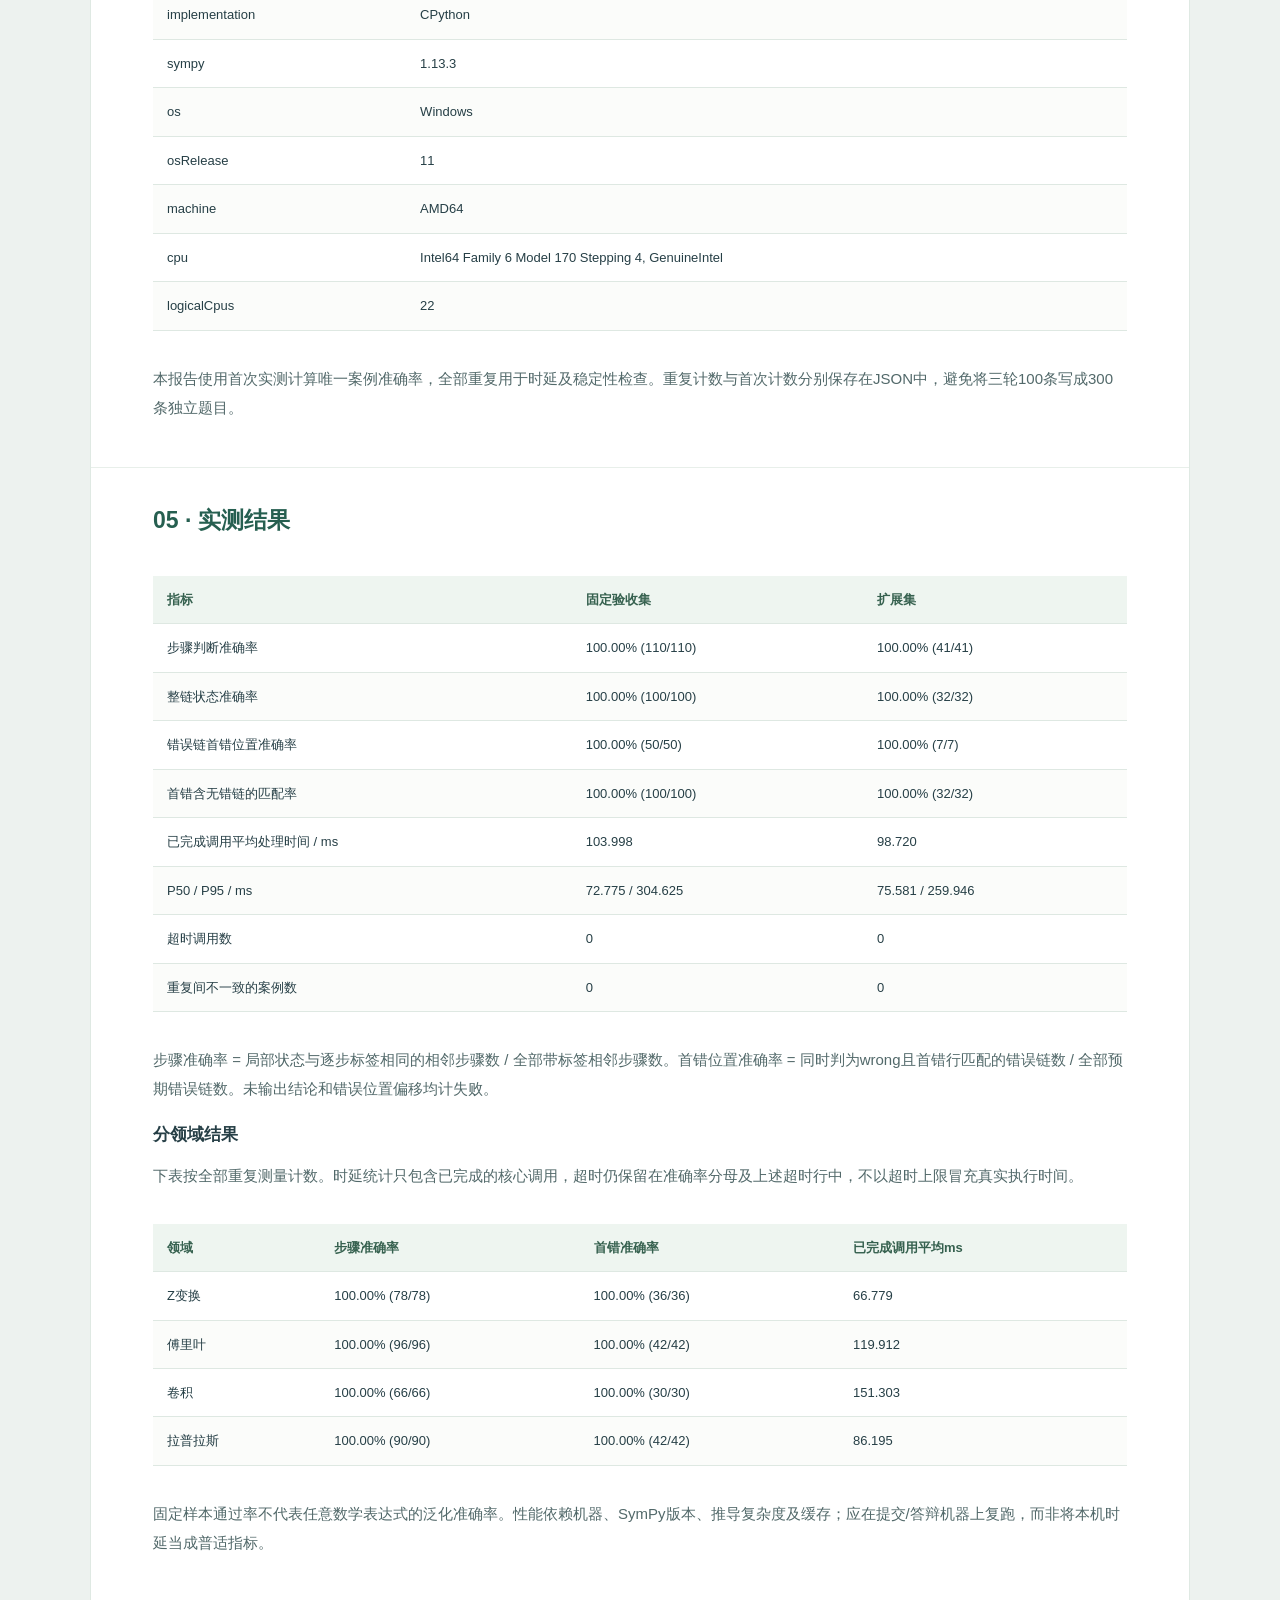
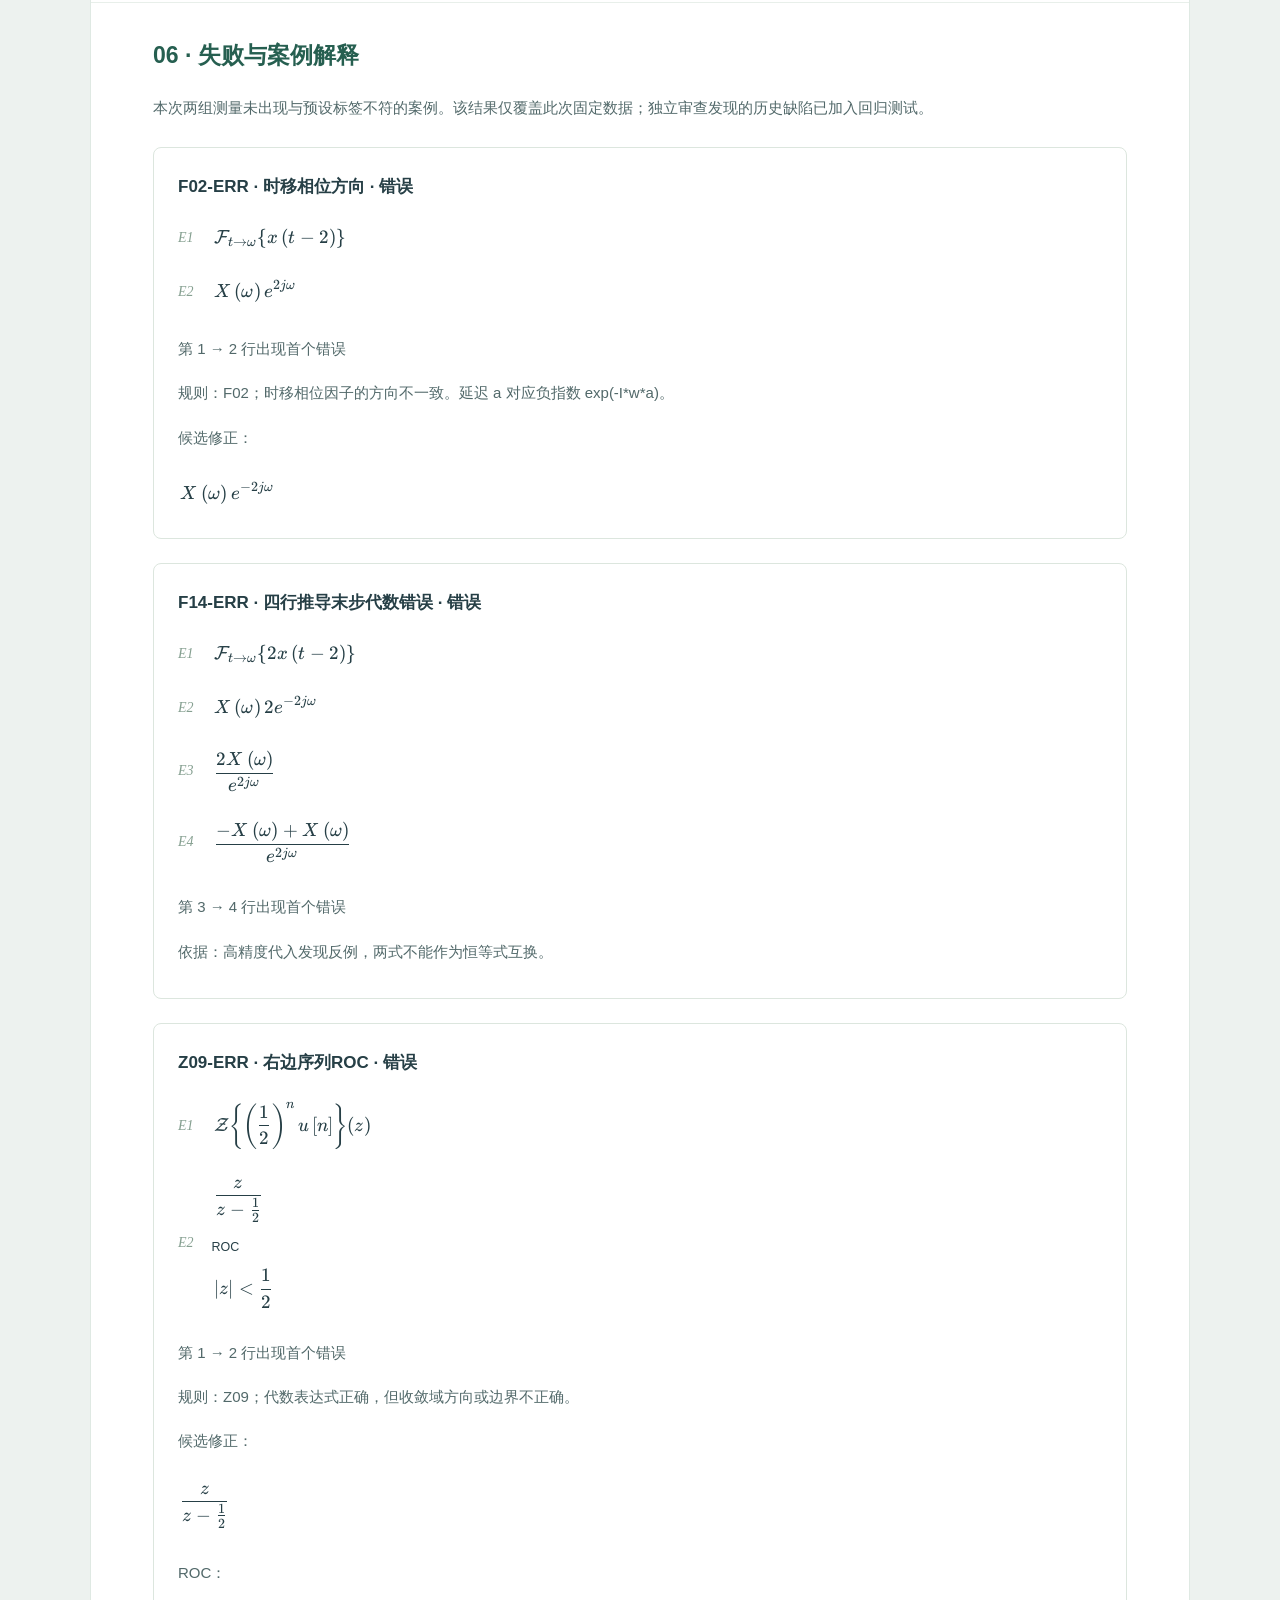
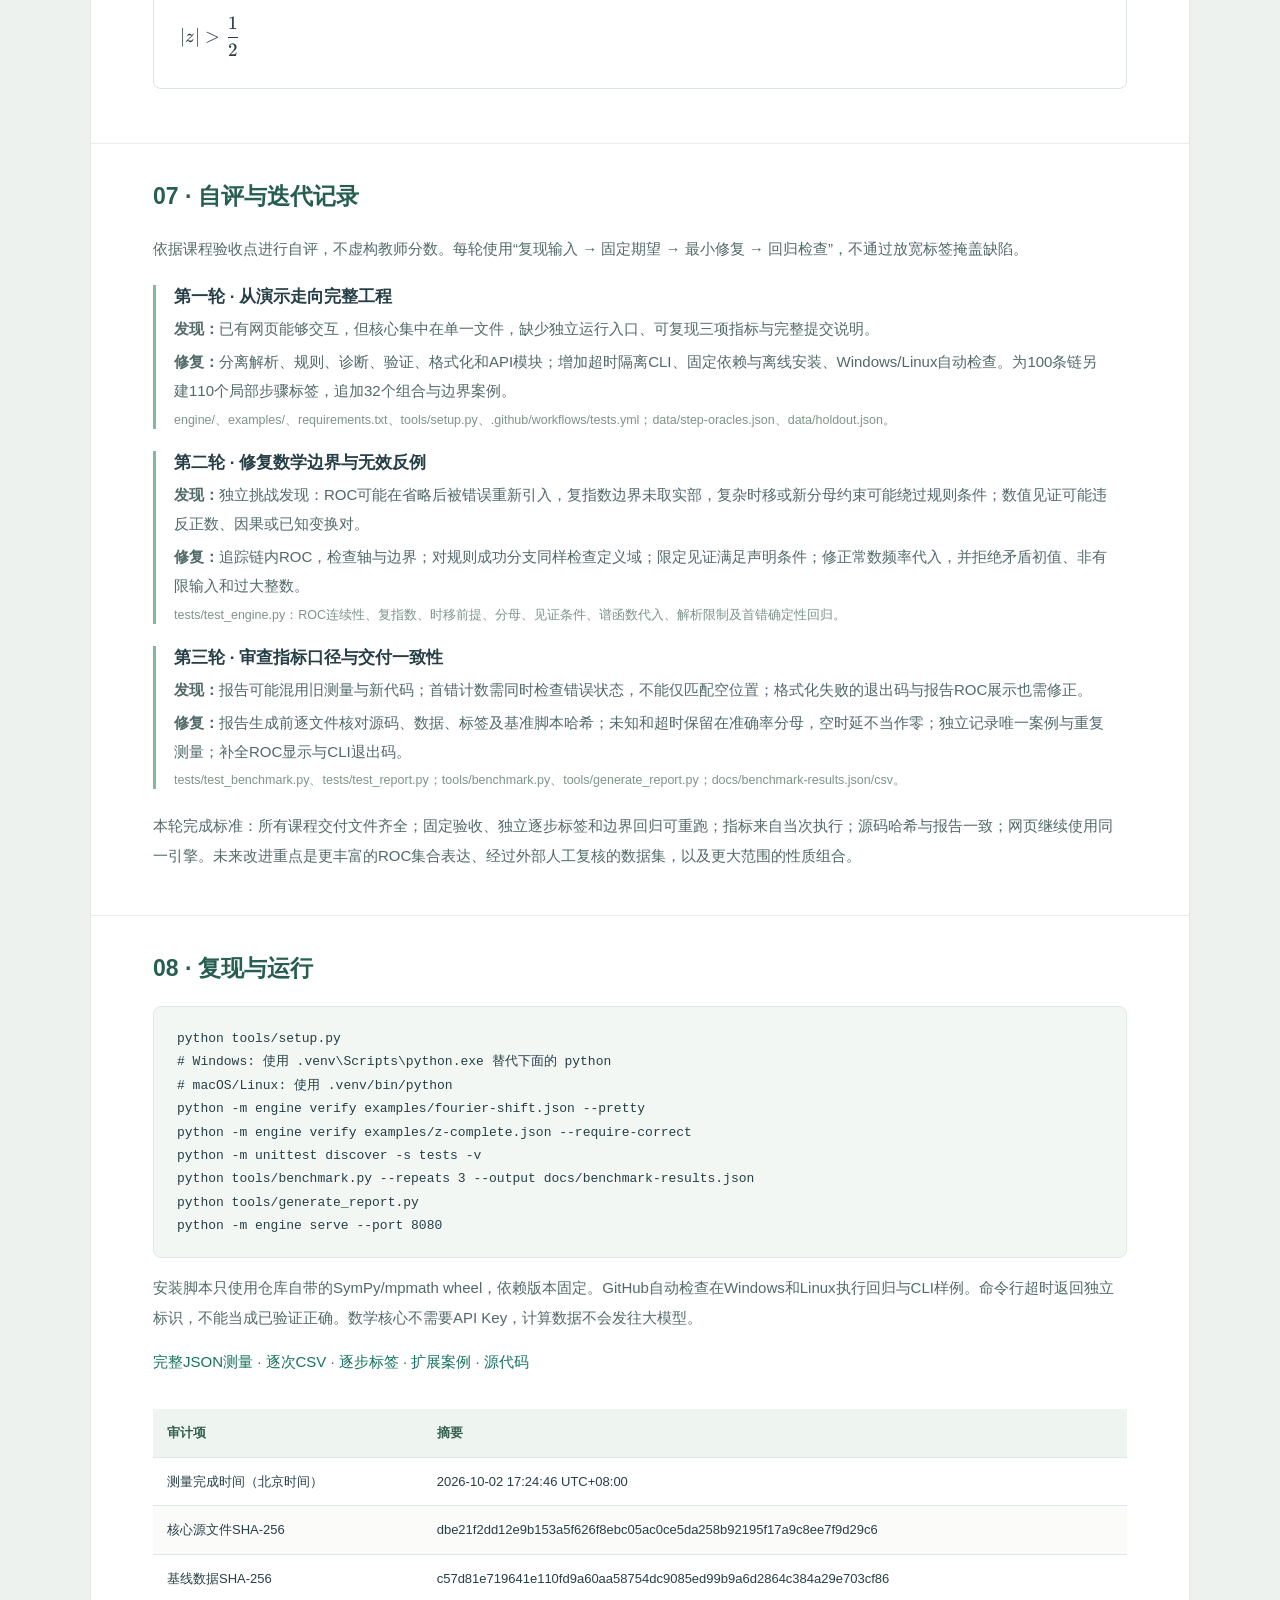
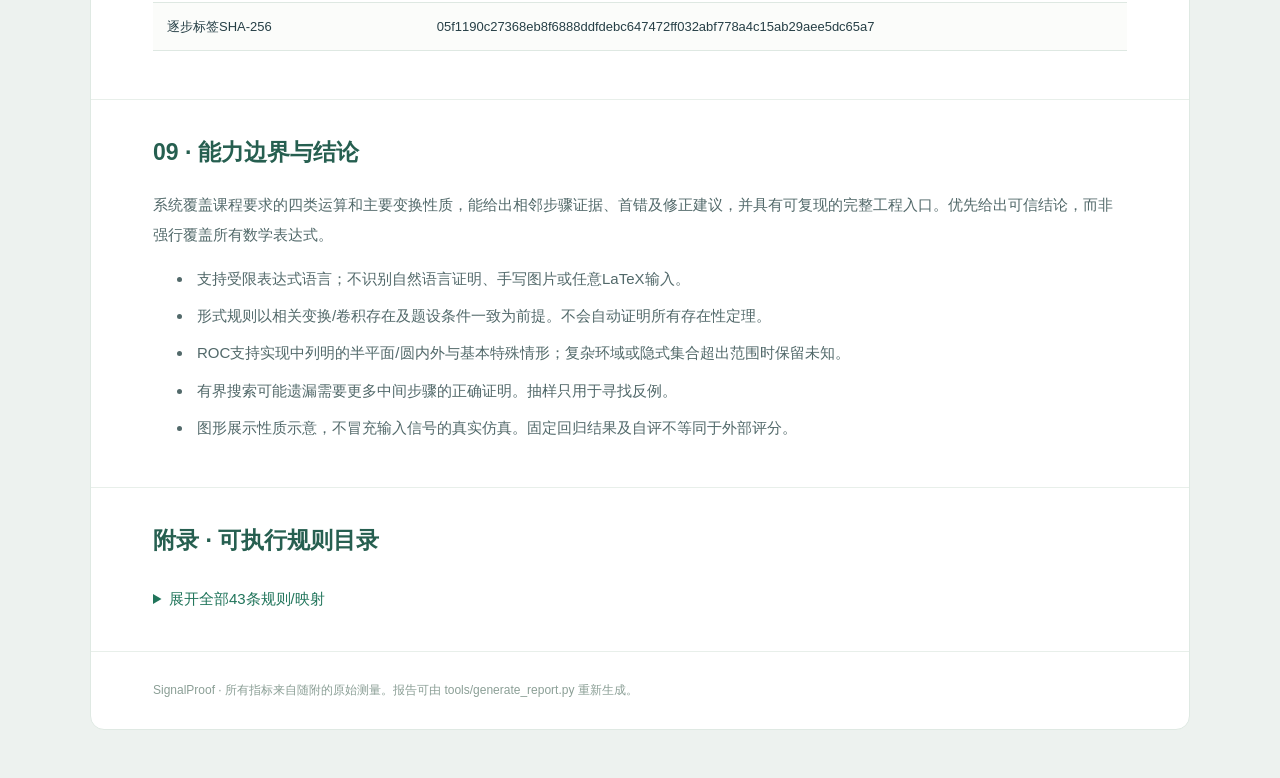
<file: docs/experiment-report.html>
<!doctype html><html lang="zh-CN"><head><meta charset="utf-8"><meta name="viewport" content="width=device-width,initial-scale=1"><title>SignalProof · 实验报告</title><link rel="stylesheet" href="../katex/katex.min.css"><script defer src="../katex/katex.min.js"></script><link rel="stylesheet" href="report.css"></head><body><nav><a href="../">← 项目首页</a><a href="../lab.html">验证实验室 ↗</a><button onclick="window.print()">打印 / 保存PDF</button></nav><main><header><span class="eyebrow">SIGNALPROOF / COURSE PROJECT 03</span><h1>信号推导步骤验证<br>与最小错因定位</h1><p class="subtitle">实验报告 · 模块实现、独立标签、实测性能与迭代记录</p><div class="metrics"><div><b>100.00%</b><span>固定集 · 步骤判断</span></div><div><b>100.00%</b><span>固定集 · 首错定位</span></div><div><b>103.998 ms</b><span>原生环境 · 平均每链</span></div></div></header><section><h2>01 · 目标与交付映射</h2><p>实现一个有边界、可解释、可复现的信号推导检查系统。输入每一行表达式及条件，输出相邻步骤的局部结论、最早已确认错误、候选规则与修正建议。Web 与命令行共用同一个 Python 核心。</p><div class="table-wrap"><table><thead><tr><th>课程要求</th><th>实现与证据</th></tr></thead><tbody><tr><td>表达式解析器与标准化</td><td>engine/syntax.py：AST 白名单、原始分母、变量类型、上下文校验</td></tr><tr><td>不少于30条可执行规则</td><td>43条注册规则/映射；其中40条领域性质，另3条泛型变换映射</td></tr><tr><td>步骤验证与错因定位</td><td>engine/verification.py + diagnostics.py：符号、规则、合法反例、首错确定性</td></tr><tr><td>不少于50条正确及50条错误推导</td><td>data/tests.json：50正确 + 50错误；逐步标签另存step-oracles.json</td></tr><tr><td>准确率及处理时间</td><td>benchmark-results.json/CSV：逐步、整链、首错、分领域及重复实验原始行</td></tr><tr><td>完整提交工程</td><td>命令行、Web演示、固定依赖、离线安装脚本、自动化测试、实验报告与迭代记录</td></tr></tbody></table></div></section><section><h2>02 · 系统结构与表示</h2><div class="pipeline"><span>安全解析<br>syntax</span><b>→</b><span>规则匹配<br>rules</span><b>→</b><span>证据核验<br>diagnostics</span><b>→</b><span>逐步与首错<br>verification</span></div>
    <p>service 负责稳定 API、目录与样本调度；formatting 只负责 LaTeX，排版失败不会改变数学结论。浏览器 Worker 装载同一组模块并在独立线程运行，原生 CLI 在可终止的子进程中运行单次请求。</p>
    <p>解析器使用 Python <code>ast.parse</code> 后逐节点白名单转换为 SymPy 树，不使用 <code>eval</code> 或 <code>parse_expr</code>。保留未化简的运算结构及分母列表；标准化在已知条件下执行代数化简、变换对代入和变量替换。原始输入、AST、标准式、LaTeX 与规则路径均可检查。</p>
    <pre>Expression := Number | Symbol | Function(Expression, ...)
            | +Expression | -Expression
            | Expression (+ | - | * | / | ^) Expression
Line       := Expression [; ROC: Condition]</pre>
    <p>每链2–16行，单表达式最多1200字符、250个AST节点、22层嵌套；数值幂和变量/函数列表另有限制。这些是输入边界，不是任意符号计算的复杂度保证；CLI与Web还提供墙钟超时隔离。</p></section><section><h2>03 · 数学约定与判定流程</h2><p>Fourier 采用角频率及核 e<sup>−jωt</sup>，逆变换系数为1/(2π)；Laplace 从0<sup>−</sup>开始、保留初值；Z为双边变换、n为整数。连续时移与时间缩放采用实参数，离散时移采用整数参数。对于已知基本变换对，表达式和ROC一起比较；泛型规则未给出精确ROC时不补造条件。</p>
    <ol><li>校验输入、上下文、原始分母与ROC。</li><li>尝试直接符号等价以及有界规则重写，记录每次重写及适用条件。</li><li>不能建立证明时，在合法定义域、给定ROC与声明变换对下寻找数值反例。找到可靠反例才判错；抽样相同不判正确。</li><li>从第一对相邻行向后扫描，保存第一个确认错误的目标行号。前面若存在未知或缺失条件，置 <code>firstErrorCertain=false</code>。</li><li>将候选正确式和提交式的表达式树比较，返回局部不匹配路径。仅替换出错行，之后重新验证全部步骤。</li></ol>
    <p>“最小错因”是相对于有界搜索找到的候选，给出最小局部结构差异；并非所有等价推导中的全局最小编辑，也不承诺诊断唯一。后续局部正确步骤可标记“继承前错”，不能因此修复整链。</p><div class="table-wrap"><table><thead><tr><th>状态</th><th>含义</th></tr></thead><tbody><tr><td>correct</td><td>有规则证明或符号等价依据</td></tr><tr><td>wrong</td><td>规则冲突、ROC冲突或合法反例</td></tr><tr><td>unknown</td><td>前提不足、能力外或证据不足</td></tr><tr><td>incomplete</td><td>代数结果成立但必要ROC缺失</td></tr><tr><td>inputRejected / error</td><td>非法语法或请求；独立于数学未知记录</td></tr></tbody></table></div></section><section><h2>04 · 测试数据与实验协议</h2><div class="table-wrap"><table><thead><tr><th>领域</th><th>正确链</th><th>错误链</th><th>总链数</th></tr></thead><tbody><tr><td>卷积</td><td>10</td><td>10</td><td>20</td></tr><tr><td>傅里叶</td><td>14</td><td>14</td><td>28</td></tr><tr><td>拉普拉斯</td><td>14</td><td>14</td><td>28</td></tr><tr><td>Z变换</td><td>12</td><td>12</td><td>24</td></tr></tbody></table></div><p>固定验收集共100条推导、110次相邻变形。错误样本覆盖相位符号、绝对值系数、初值、归一化、变量替换、运算混淆和ROC；多步样本覆盖中间首错、末步首错与错误传播。标签在运行前固定，不由被测引擎生成。</p>
        <p>扩展集另含32条组合/边界案例，单独统计。它是AI辅助构建和独立数学核对的工程回归集，未经过外部人员认证，也不是盲测学术数据集。测试集设计与独立逐步标签、失败明细随源代码公开。</p>
        <p>执行3轮，排除工作进程导入和预热。时延为一次完整验证调用的实际墙钟时间，包含解析、规则/符号计算、诊断及LaTeX输出；不包括浏览器资源下载、UI渲染、进程启动和IPC。超时作为失败保留，随后重启工作进程，不从分母删除。</p><div class="table-wrap"><table><thead><tr><th>环境项</th><th>实测值</th></tr></thead><tbody><tr><td>python</td><td>3.12.14</td></tr><tr><td>implementation</td><td>CPython</td></tr><tr><td>sympy</td><td>1.13.3</td></tr><tr><td>os</td><td>Windows</td></tr><tr><td>osRelease</td><td>11</td></tr><tr><td>machine</td><td>AMD64</td></tr><tr><td>cpu</td><td>Intel64 Family 6 Model 170 Stepping 4, GenuineIntel</td></tr><tr><td>logicalCpus</td><td>22</td></tr></tbody></table></div><p>本报告使用首次实测计算唯一案例准确率，全部重复用于时延及稳定性检查。重复计数与首次计数分别保存在JSON中，避免将三轮100条写成300条独立题目。</p></section><section><h2>05 · 实测结果</h2><div class="table-wrap"><table><thead><tr><th>指标</th><th>固定验收集</th><th>扩展集</th></tr></thead><tbody><tr><td>步骤判断准确率</td><td>100.00% (110/110)</td><td>100.00% (41/41)</td></tr><tr><td>整链状态准确率</td><td>100.00% (100/100)</td><td>100.00% (32/32)</td></tr><tr><td>错误链首错位置准确率</td><td>100.00% (50/50)</td><td>100.00% (7/7)</td></tr><tr><td>首错含无错链的匹配率</td><td>100.00% (100/100)</td><td>100.00% (32/32)</td></tr><tr><td>已完成调用平均处理时间 / ms</td><td>103.998</td><td>98.720</td></tr><tr><td>P50 / P95 / ms</td><td>72.775 / 304.625</td><td>75.581 / 259.946</td></tr><tr><td>超时调用数</td><td>0</td><td>0</td></tr><tr><td>重复间不一致的案例数</td><td>0</td><td>0</td></tr></tbody></table></div><p>步骤准确率 = 局部状态与逐步标签相同的相邻步骤数 / 全部带标签相邻步骤数。首错位置准确率 = 同时判为wrong且首错行匹配的错误链数 / 全部预期错误链数。未输出结论和错误位置偏移均计失败。</p><h3>分领域结果</h3><p>下表按全部重复测量计数。时延统计只包含已完成的核心调用，超时仍保留在准确率分母及上述超时行中，不以超时上限冒充真实执行时间。</p><div class="table-wrap"><table><thead><tr><th>领域</th><th>步骤准确率</th><th>首错准确率</th><th>已完成调用平均ms</th></tr></thead><tbody><tr><td>Z变换</td><td>100.00% (78/78)</td><td>100.00% (36/36)</td><td>66.779</td></tr><tr><td>傅里叶</td><td>100.00% (96/96)</td><td>100.00% (42/42)</td><td>119.912</td></tr><tr><td>卷积</td><td>100.00% (66/66)</td><td>100.00% (30/30)</td><td>151.303</td></tr><tr><td>拉普拉斯</td><td>100.00% (90/90)</td><td>100.00% (42/42)</td><td>86.195</td></tr></tbody></table></div><p>固定样本通过率不代表任意数学表达式的泛化准确率。性能依赖机器、SymPy版本、推导复杂度及缓存；应在提交/答辩机器上复跑，而非将本机时延当成普适指标。</p></section><section><h2>06 · 失败与案例解释</h2><p>本次两组测量未出现与预设标签不符的案例。该结果仅覆盖此次固定数据；独立审查发现的历史缺陷已加入回归测试。</p><article class="case"><h3>F02-ERR · 时移相位方向 · 错误</h3><div class="equation"><span>E1</span><div><div class="math" data-tex="\mathcal{F}_{t\to \omega}\!\left\{x\left(t - 2\right)\right\}">FT(x(t-2),t,w)</div></div></div><div class="equation"><span>E2</span><div><div class="math" data-tex="X\left(\omega\right) e^{2 j \omega}">exp(2*I*w)*X(w)</div></div></div><p>第 1 → 2 行出现首个错误</p><p>规则：F02；时移相位因子的方向不一致。延迟 a 对应负指数 exp(-I*w*a)。</p><p>候选修正：</p><div class="math" data-tex="X\left(\omega\right) e^{- 2 j \omega}">X(w)*exp(-2*I*w)</div></article><article class="case"><h3>F14-ERR · 四行推导末步代数错误 · 错误</h3><div class="equation"><span>E1</span><div><div class="math" data-tex="\mathcal{F}_{t\to \omega}\!\left\{2 x\left(t - 2\right)\right\}">FT(2*x(t-2),t,w)</div></div></div><div class="equation"><span>E2</span><div><div class="math" data-tex="X\left(\omega\right) 2 e^{- 2 j \omega}">2*exp(-2*I*w)*X(w)</div></div></div><div class="equation"><span>E3</span><div><div class="math" data-tex="\frac{2 X\left(\omega\right)}{e^{2 j \omega}}">2*X(w)/exp(2*I*w)</div></div></div><div class="equation"><span>E4</span><div><div class="math" data-tex="\frac{- X\left(\omega\right) + X\left(\omega\right)}{e^{2 j \omega}}">(X(w)-X(w))/exp(2*I*w)</div></div></div><p>第 3 → 4 行出现首个错误</p><p>依据：高精度代入发现反例，两式不能作为恒等式互换。</p></article><article class="case"><h3>Z09-ERR · 右边序列ROC · 错误</h3><div class="equation"><span>E1</span><div><div class="math" data-tex="\mathcal{Z}\!\left\{\left(\frac{1}{2}\right)^{n} u\left[n\right]\right\}\!\left(z\right)">ZT((1/2)^n*u(n),n,z)</div></div></div><div class="equation"><span>E2</span><div><div class="math" data-tex="\frac{z}{z - \frac{1}{2}}">z/(z-1/2); ROC: abs(z)&lt;1/2</div><small>ROC</small><div class="math" data-tex="\left|z\right| &lt; \frac{1}{2}"></div></div></div><p>第 1 → 2 行出现首个错误</p><p>规则：Z09；代数表达式正确，但收敛域方向或边界不正确。</p><p>候选修正：</p><div class="math" data-tex="\frac{z}{z - \frac{1}{2}}">z/(z - 1/2); ROC: abs(z)&gt;1/2</div><p>ROC：</p><div class="math" data-tex="\left|z\right| &gt; \frac{1}{2}"></div></article></section><section><h2>07 · 自评与迭代记录</h2><p>依据课程验收点进行自评，不虚构教师分数。每轮使用“复现输入 → 固定期望 → 最小修复 → 回归检查”，不通过放宽标签掩盖缺陷。</p><article class="review-item"><h3>第一轮 · 从演示走向完整工程</h3><p><b>发现：</b>已有网页能够交互，但核心集中在单一文件，缺少独立运行入口、可复现三项指标与完整提交说明。</p><p><b>修复：</b>分离解析、规则、诊断、验证、格式化和API模块；增加超时隔离CLI、固定依赖与离线安装、Windows/Linux自动检查。为100条链另建110个局部步骤标签，追加32个组合与边界案例。</p><small>engine/、examples/、requirements.txt、tools/setup.py、.github/workflows/tests.yml；data/step-oracles.json、data/holdout.json。</small></article><article class="review-item"><h3>第二轮 · 修复数学边界与无效反例</h3><p><b>发现：</b>独立挑战发现：ROC可能在省略后被错误重新引入，复指数边界未取实部，复杂时移或新分母约束可能绕过规则条件；数值见证可能违反正数、因果或已知变换对。</p><p><b>修复：</b>追踪链内ROC，检查轴与边界；对规则成功分支同样检查定义域；限定见证满足声明条件；修正常数频率代入，并拒绝矛盾初值、非有限输入和过大整数。</p><small>tests/test_engine.py：ROC连续性、复指数、时移前提、分母、见证条件、谱函数代入、解析限制及首错确定性回归。</small></article><article class="review-item"><h3>第三轮 · 审查指标口径与交付一致性</h3><p><b>发现：</b>报告可能混用旧测量与新代码；首错计数需同时检查错误状态，不能仅匹配空位置；格式化失败的退出码与报告ROC展示也需修正。</p><p><b>修复：</b>报告生成前逐文件核对源码、数据、标签及基准脚本哈希；未知和超时保留在准确率分母，空时延不当作零；独立记录唯一案例与重复测量；补全ROC显示与CLI退出码。</p><small>tests/test_benchmark.py、tests/test_report.py；tools/benchmark.py、tools/generate_report.py；docs/benchmark-results.json/csv。</small></article>
    <p>本轮完成标准：所有课程交付文件齐全；固定验收、独立逐步标签和边界回归可重跑；指标来自当次执行；源码哈希与报告一致；网页继续使用同一引擎。未来改进重点是更丰富的ROC集合表达、经过外部人工复核的数据集，以及更大范围的性质组合。</p></section><section><h2>08 · 复现与运行</h2><pre>python tools/setup.py
# Windows: 使用 .venv\Scripts\python.exe 替代下面的 python
# macOS/Linux: 使用 .venv/bin/python
python -m engine verify examples/fourier-shift.json --pretty
python -m engine verify examples/z-complete.json --require-correct
python -m unittest discover -s tests -v
python tools/benchmark.py --repeats 3 --output docs/benchmark-results.json
python tools/generate_report.py
python -m engine serve --port 8080</pre>
    <p>安装脚本只使用仓库自带的SymPy/mpmath wheel，依赖版本固定。GitHub自动检查在Windows和Linux执行回归与CLI样例。命令行超时返回独立标识，不能当成已验证正确。数学核心不需要API Key，计算数据不会发往大模型。</p>
    <p><a href="benchmark-results.json">完整JSON测量</a> · <a href="benchmark-results.csv">逐次CSV</a> · <a href="../data/step-oracles.json">逐步标签</a> · <a href="../data/holdout.json">扩展案例</a> · <a href="https://github.com/zhangzhi-666/signalproof-demo">源代码</a></p><div class="table-wrap"><table><thead><tr><th>审计项</th><th>摘要</th></tr></thead><tbody><tr><td>测量完成时间（北京时间）</td><td>2026-10-02 17:24:46 UTC+08:00</td></tr><tr><td>核心源文件SHA-256</td><td>dbe21f2dd12e9b153a5f626f8ebc05ac0ce5da258b92195f17a9c8ee7f9d29c6</td></tr><tr><td>基线数据SHA-256</td><td>c57d81e719641e110fd9a60aa58754dc9085ed99b9a6d2864c384a29e703cf86</td></tr><tr><td>逐步标签SHA-256</td><td>05f1190c27368eb8f6888ddfdebc647472ff032abf778a4c15ab29aee5dc65a7</td></tr></tbody></table></div></section><section><h2>09 · 能力边界与结论</h2><p>系统覆盖课程要求的四类运算和主要变换性质，能给出相邻步骤证据、首错及修正建议，并具有可复现的完整工程入口。优先给出可信结论，而非强行覆盖所有数学表达式。</p>
    <ul><li>支持受限表达式语言；不识别自然语言证明、手写图片或任意LaTeX输入。</li><li>形式规则以相关变换/卷积存在及题设条件一致为前提。不会自动证明所有存在性定理。</li><li>ROC支持实现中列明的半平面/圆内外与基本特殊情形；复杂环域或隐式集合超出范围时保留未知。</li><li>有界搜索可能遗漏需要更多中间步骤的正确证明。抽样只用于寻找反例。</li><li>图形展示性质示意，不冒充输入信号的真实仿真。固定回归结果及自评不等同于外部评分。</li></ul></section><section><h2>附录 · 可执行规则目录</h2><details><summary>展开全部43条规则/映射</summary><div class="rules"><article class="rule"><h3>C01 · 卷积交换律</h3><div class="math" data-tex="(x*h)(t)=(h*x)(t)">Conv(x,h)=Conv(h,x)</div><p>卷积存在</p></article><article class="rule"><h3>C02 · 卷积结合律</h3><div class="math" data-tex="\bigl((x*h)*g\bigr)(t)=\bigl(x*(h*g)\bigr)(t)">(x*h)*g=x*(h*g)</div><p>相关卷积存在</p></article><article class="rule"><h3>C03 · 卷积分配律</h3><div class="math" data-tex="\bigl((x+h)*g\bigr)(t)=(x*g)(t)+(h*g)(t)">(x+h)*g=x*g+h*g</div><p>卷积存在</p></article><article class="rule"><h3>C04 · 常数提取</h3><div class="math" data-tex="\bigl((a\,x)*h\bigr)(t)=a\,(x*h)(t)">(a x)*h=a(x*h)</div><p>a 与积分变量无关</p></article><article class="rule"><h3>C05 · 单位冲激卷积</h3><div class="math" data-tex="(x*\delta)(t)=x(t)">x*δ=x</div><p>分布意义</p></article><article class="rule"><h3>C06 · 移位冲激卷积</h3><div class="math" data-tex="\bigl(x*\delta(\,\cdot-a)\bigr)(t)=x(t-a)">x*δ(t-a)=x(t-a)</div><p>实数时移；离散时为整数</p></article><article class="rule"><h3>C07 · 零信号卷积</h3><div class="math" data-tex="(x*0)(t)=0">x*0=0</div><p>卷积定义成立</p></article><article class="rule"><h3>C08 · 卷积求导</h3><div class="math" data-tex="\frac{\mathrm d}{\mathrm dt}(x*h)(t)=(x^{\prime}*h)(t)">D(x*h)=(Dx)*h</div><p>可交换求导与卷积</p></article><article class="rule"><h3>F01 · 傅里叶线性</h3><div class="math" data-tex="\mathcal{F}\!\left\{a\,x(t)+b\,h(t)\right\}=a\,X(\omega)+b\,H(\omega)">F{a x+b h}=aX+bH</div><p>相关傅里叶变换存在</p></article><article class="rule"><h3>F02 · 时移性质</h3><div class="math" data-tex="\mathcal{F}\!\left\{x(t-a)\right\}=e^{-\mathrm j\omega a}X(\omega)">F{x(t-a)}=exp(-I*w*a) X(w)</div><p>a 为实数</p></article><article class="rule"><h3>F03 · 频移性质</h3><div class="math" data-tex="\mathcal{F}\!\left\{e^{\mathrm jbt}x(t)\right\}=X(\omega-b)">F{exp(I*b*t)x(t)}=X(w-b)</div><p>b 为实数</p></article><article class="rule"><h3>F04 · 尺度变换</h3><div class="math" data-tex="\mathcal{F}\!\left\{x(at)\right\}=\frac{1}{|a|}X\!\left(\frac{\omega}{a}\right),\quad a\in\mathbb{R}\setminus\{0\}">F{x(a*t)}=X(w/a)/abs(a)</div><p>a 为非零实数</p></article><article class="rule"><h3>F05 · 共轭性质</h3><div class="math" data-tex="\mathcal{F}\!\left\{\overline{x(t)}\right\}=\overline{X(-\omega)}">F{conjugate(x(t))}=conjugate(X(-w))</div><p>相关变换存在</p></article><article class="rule"><h3>F06 · 时域求导</h3><div class="math" data-tex="\mathcal{F}\!\left\{\frac{\mathrm d^{k}x(t)}{\mathrm dt^{k}}\right\}=(\mathrm j\omega)^kX(\omega)">F{x^(k)}=(I*w)^k X(w)</div><p>分布意义或边界项消失</p></article><article class="rule"><h3>F07 · 乘以时间</h3><div class="math" data-tex="\mathcal{F}\!\left\{t\,x(t)\right\}=\mathrm j\frac{\mathrm dX(\omega)}{\mathrm d\omega}">F{t*x}=I*D(X,w)</div><p>频谱可微</p></article><article class="rule"><h3>F08 · 卷积定理</h3><div class="math" data-tex="\mathcal{F}\!\left\{(x*h)(t)\right\}=X(\omega)H(\omega)">F{x*h}=X*H</div><p>卷积与变换存在</p></article><article class="rule"><h3>F09 · 时域乘积</h3><div class="math" data-tex="\mathcal{F}\!\left\{x(t)h(t)\right\}=\frac{1}{2\pi}(X*H)(\omega)">F{x*h普通乘法}=Conv(X,H,w)/(2*pi)</div><p>频域卷积存在</p></article><article class="rule"><h3>F10 · 冲激变换对</h3><div class="math" data-tex="\mathcal{F}\!\left\{\delta(t)\right\}=1">F{delta(t)}=1</div><p>分布意义</p></article><article class="rule"><h3>F11 · 因果指数变换对</h3><div class="math" data-tex="\mathcal{F}\!\left\{e^{-at}u(t)\right\}=\frac{1}{a+\mathrm j\omega},\quad a&gt;0">F{exp(-a*t)u(t)}=1/(a+I*w)</div><p>a&gt;0</p></article><article class="rule"><h3>F12 · 高斯变换对</h3><div class="math" data-tex="\mathcal{F}\!\left\{e^{-at^2}\right\}=\sqrt{\frac{\pi}{a}}\,e^{-\omega^2/(4a)},\quad a&gt;0">F{exp(-a*t^2)}=sqrt(pi/a)*exp(-w^2/(4*a))</div><p>a&gt;0</p></article><article class="rule"><h3>L01 · 拉普拉斯线性</h3><div class="math" data-tex="\mathcal{L}_{0^-}\!\left\{a\,x(t)+b\,h(t)\right\}=a\,X(s)+b\,H(s)">L{a x+b h}=aX+bH</div><p>相关收敛半平面公共部分</p></article><article class="rule"><h3>L02 · 一阶导数与初值</h3><div class="math" data-tex="\mathcal{L}_{0^-}\!\left\{x^{\prime}(t)\right\}=sX(s)-x(0^-)">L{x′}=sX-x(0-)</div><p>初值 x0；未给初值时保留未知判断</p></article><article class="rule"><h3>L03 · 二阶导数与初值</h3><div class="math" data-tex="\mathcal{L}_{0^-}\!\left\{x^{\prime\prime}(t)\right\}=s^2X(s)-s\,x(0^-)-x^{\prime}(0^-)">L{x″}=s^2 X-s*x0-x1</div><p>初值 x0 与 x1</p></article><article class="rule"><h3>L04 · 乘以时间</h3><div class="math" data-tex="\mathcal{L}_{0^-}\!\left\{t\,x(t)\right\}=-\frac{\mathrm dX(s)}{\mathrm ds}">L{t*x}=-D(X,s)</div><p>可交换微分与积分</p></article><article class="rule"><h3>L05 · 指数频移</h3><div class="math" data-tex="\mathcal{L}_{0^-}\!\left\{e^{at}x(t)\right\}=X(s-a)">L{exp(a*t)x}=X(s-a)</div><p>ROC 同步平移</p></article><article class="rule"><h3>L06 · 因果时移</h3><div class="math" data-tex="\mathcal{L}_{0^-}\!\left\{x(t-a)u(t-a)\right\}=e^{-as}X(s),\quad a&gt;0">L{x(t-a)u(t-a)}=exp(-a*s)X(s)</div><p>a&gt;0；因果信号</p></article><article class="rule"><h3>L07 · 因果卷积定理</h3><div class="math" data-tex="\mathcal{L}_{0^-}\!\left\{(x*h)(t)\right\}=X(s)H(s)">L{x*h}=X(s)H(s)</div><p>x,h 为因果信号</p></article><article class="rule"><h3>L08 · 零起点积分</h3><div class="math" data-tex="\mathcal{L}_{0^-}\!\left\{\int_0^t x(\tau)\,\mathrm d\tau\right\}=\frac{X(s)}{s}">L{Int0(x,t)}=X(s)/s</div><p>从0开始积分</p></article><article class="rule"><h3>L09 · 单位阶跃变换对</h3><div class="math" data-tex="\begin{gathered}\mathcal{L}_{0^-}\!\left\{u(t)\right\}=\frac{1}{s}\\\operatorname{ROC}:\ \operatorname{Re}(s)&gt;0\end{gathered}">L{u(t)}=1/s</div><p>Re(s)&gt;0</p></article><article class="rule"><h3>L10 · 因果指数变换对</h3><div class="math" data-tex="\begin{gathered}\mathcal{L}_{0^-}\!\left\{e^{-at}u(t)\right\}=\frac{1}{s+a}\\\operatorname{ROC}:\ \operatorname{Re}(s)&gt;-a\end{gathered}">L{exp(-a*t)u(t)}=1/(s+a)</div><p>Re(s)&gt;-a</p></article><article class="rule"><h3>Z01 · Z变换线性</h3><div class="math" data-tex="\mathcal{Z}\!\left\{a\,x[n]+b\,h[n]\right\}=a\,X(z)+b\,H(z)">Z{a x+b h}=aX+bH</div><p>ROC 至少包含公共收敛区</p></article><article class="rule"><h3>Z02 · 序列移位</h3><div class="math" data-tex="\mathcal{Z}\!\left\{x[n-k]\right\}=z^{-k}X(z),\quad k\in\mathbb{Z}">Z{x(n-k)}=z^(-k)X(z)</div><p>k为整数；0与无穷端点需另检</p></article><article class="rule"><h3>Z03 · 序列反转</h3><div class="math" data-tex="\mathcal{Z}\!\left\{x[-n]\right\}=X\!\left(\frac{1}{z}\right)">Z{x(-n)}=X(1/z)</div><p>ROC 半径取倒数</p></article><article class="rule"><h3>Z04 · 指数序列乘积</h3><div class="math" data-tex="\mathcal{Z}\!\left\{a^n x[n]\right\}=X\!\left(\frac{z}{a}\right),\quad a\ne0">Z{a^n*x(n)}=X(z/a)</div><p>a≠0；ROC 半径乘abs(a)</p></article><article class="rule"><h3>Z05 · 乘以序号</h3><div class="math" data-tex="\mathcal{Z}\!\left\{n\,x[n]\right\}=-z\frac{\mathrm dX(z)}{\mathrm dz}">Z{n*x(n)}=-z*D(X,z)</div><p>原ROC内成立</p></article><article class="rule"><h3>Z06 · 离散卷积定理</h3><div class="math" data-tex="\mathcal{Z}\!\left\{(x*h)[n]\right\}=X(z)H(z)">Z{x*h}=X(z)H(z)</div><p>ROC 至少包含公共收敛区</p></article><article class="rule"><h3>Z07 · 序列共轭</h3><div class="math" data-tex="\mathcal{Z}\!\left\{\overline{x[n]}\right\}=\overline{X\!\left(\overline{z}\right)}">Z{conjugate(x(n))}=conjugate(X(conjugate(z)))</div><p>ROC 半径不变</p></article><article class="rule"><h3>Z08 · 单位冲激变换对</h3><div class="math" data-tex="\begin{gathered}\mathcal{Z}\!\left\{\delta[n]\right\}=1\\\operatorname{ROC}:\ \mathbb{C}\cup\{\infty\}\end{gathered}">Z{delta(n)}=1</div><p>全z平面含0、无穷</p></article><article class="rule"><h3>Z09 · 右边指数序列</h3><div class="math" data-tex="\begin{gathered}\mathcal{Z}\!\left\{a^n u[n]\right\}=\frac{z}{z-a}\\\operatorname{ROC}:\ |z|&gt;|a|\end{gathered}">Z{a^n*u(n)}=z/(z-a)</div><p>abs(z)&gt;abs(a)</p></article><article class="rule"><h3>Z10 · 左边指数序列</h3><div class="math" data-tex="\begin{gathered}\mathcal{Z}\!\left\{-a^n u[-n-1]\right\}=\frac{z}{z-a}\\\operatorname{ROC}:\ |z|&lt;|a|,\quad a\ne0\end{gathered}">Z{-a^n*u(-n-1)}=z/(z-a)</div><p>abs(z)&lt;abs(a)；a≠0</p></article><article class="rule"><h3>F00 · 已知傅里叶变换对</h3><div class="math" data-tex="\mathcal{F}\!\left\{x(t)\right\}=X(\omega)">FT(x(t),t,w)=X(w)</div><p>X 为 x 的已声明变换</p></article><article class="rule"><h3>L00 · 已知拉普拉斯变换对</h3><div class="math" data-tex="\mathcal{L}_{0^-}\!\left\{x(t)\right\}=X(s)">LT(x(t),t,s)=X(s)</div><p>X 为 x 的已声明变换</p></article><article class="rule"><h3>Z00 · 已知Z变换对</h3><div class="math" data-tex="\mathcal{Z}\!\left\{x[n]\right\}=X(z)">ZT(x(n),n,z)=X(z)</div><p>X 为 x 的已声明变换</p></article></div></details></section><footer>SignalProof · 所有指标来自随附的原始测量。报告可由 tools/generate_report.py 重新生成。</footer></main><script>window.addEventListener('DOMContentLoaded',()=>{document.querySelectorAll('[data-tex]').forEach(e=>{if(e.dataset.tex&&window.katex)try{katex.render(e.dataset.tex,e,{displayMode:true,throwOnError:true,trust:false})}catch(_){}})});</script></body></html>
</file>
<file: landing.css>
:root{--navy:#101e2b;--navy2:#172c3b;--ink:#132b37;--muted:#6d7d84;--mint:#9ae8cd;--teal:#167b70;--line:#dce4e3;--off:#f4f7f5;--red:#a84d53;--font:-apple-system,BlinkMacSystemFont,"Segoe UI","Microsoft YaHei","PingFang SC",sans-serif}
*{box-sizing:border-box}html{scroll-behavior:smooth;scroll-padding-top:24px}body{margin:0;font-family:var(--font);color:var(--ink);background:#fff;-webkit-font-smoothing:antialiased}a{color:inherit;text-decoration:none}button{font:inherit;cursor:pointer}a,button{-webkit-tap-highlight-color:transparent}button:focus-visible,a:focus-visible,[tabindex]:focus-visible{outline:3px solid #2a9d86;outline-offset:5px}button:disabled{cursor:wait;opacity:.6}svg{display:block;max-width:100%}h1,h2,h3,p,figure{margin:0}button{border:0}::selection{background:#b0eed8;color:#152c37}[hidden]{display:none!important}.shell{width:min(1320px,calc(100% - 112px));margin-inline:auto}.section{padding-block:108px}.eyebrow{font-size:11px;line-height:1.5;font-weight:650;letter-spacing:2.2px;color:var(--teal);margin-bottom:22px}.skip-link{position:fixed;top:-60px;left:20px;padding:14px 20px;background:white;color:var(--ink);z-index:100;border-radius:4px}.skip-link:focus{top:16px}.hero{position:relative;isolation:isolate;overflow:hidden;color:#e9f3f1;background:var(--navy);min-height:790px}.hero:before{position:absolute;content:"";width:900px;height:900px;border-radius:50%;background:radial-gradient(circle,#20534d 0,transparent 63%);opacity:.23;right:-130px;top:-270px;z-index:-1}.hero-grid{position:absolute;inset:0;z-index:-1;background-image:linear-gradient(#9ae8cd03 1px,transparent 1px),linear-gradient(90deg,#9ae8cd03 1px,transparent 1px);background-size:66px 66px;mask-image:linear-gradient(90deg,transparent,black)}.topbar{height:105px;display:flex;align-items:center;justify-content:space-between;border-bottom:1px solid #e1eee515;gap:32px}.brand{display:inline-flex;align-items:center;gap:10px;white-space:nowrap;font-size:22px;font-weight:720;letter-spacing:-.8px}.brand svg{width:34px;height:34px;stroke:var(--mint);stroke-width:2.5;fill:none}.brand-dot{color:var(--mint)}.nav{display:flex;align-items:center;gap:35px;font-size:12px;color:#b7c6ce}.nav a{transition:color .2s}.nav a:hover{color:var(--mint)}.nav .nav-lab{color:var(--mint);border:1px solid #a6e7ce42;border-radius:4px;padding:12px 17px}.nav-lab span{margin-left:14px}.hero-body{display:grid;grid-template-columns:1.07fr 1fr;gap:35px;align-items:center;padding-block:76px 62px}.hero-copy{min-width:0}.eyebrow.light{color:#90a6b3;font-size:10px;letter-spacing:1.9px;margin-bottom:26px}.live-dot{width:6px;height:6px;background:var(--mint);display:inline-block;vertical-align:middle;border-radius:50%;margin-right:10px;box-shadow:0 0 12px #9ae8cd55}.hero h1{font-size:clamp(55px,6vw,91px);font-weight:650;letter-spacing:-5.5px;line-height:1.05;white-space:nowrap}.hero h1>span:first-child{color:var(--mint)}.title-dot{color:#718c99}.hero-subtitle{font-size:clamp(25px,2.65vw,40px);line-height:1.55;font-weight:600;letter-spacing:1px;margin-top:25px}.hero-description{font-size:13px;line-height:2.1;color:#97aebc;margin-top:24px}.hero-actions{display:flex;gap:15px;margin-top:32px}.button{display:inline-flex;gap:30px;align-items:center;justify-content:center;border-radius:4px;padding:16px 24px;font-size:13px;font-weight:650;line-height:1.4;transition:transform .2s,background .2s}.button:hover{transform:translateY(-2px)}.button.mint{background:var(--mint);color:#13382e}.button.mint:hover{background:#b3f3dd}.button.ghost{background:transparent;border:1px solid #7489975c;color:#dbe5e8;gap:10px}.button.ghost:hover{background:#ffffff09}.play-icon{font-size:20px;line-height:.7}.button.dark{color:#fff;background:var(--navy)}.button.dark:hover{background:#254555}.hero-footnote{display:flex;gap:12px;flex-wrap:wrap;font-size:10px;color:#6e899a;margin-top:28px}.hero-footnote span{color:#385263}.hero-visual{min-width:0;position:relative;padding-top:16px}.visual-heading{display:flex;justify-content:space-between;gap:15px;align-items:center;color:#8299a8;font-size:9px;letter-spacing:1px;padding-inline:18px}.visual-heading span:first-child{color:#b9d5d2}.visual-heading i{display:inline-block;width:5px;height:5px;background:var(--mint);margin-right:7px;border-radius:50%}.hero-wave{width:100%;height:auto;margin-top:7px}.svg-grid path{stroke:#bacbd70b;fill:none}.formula-proof{background:#172c3de6;position:relative;border:1px solid #4f6f792e;border-radius:8px;padding:20px 24px;margin:-3px 16px 0 34px;box-shadow:0 20px 70px #060d172e}.proof-topline{display:flex;justify-content:space-between;align-items:center;gap:10px;font-size:11px;color:#92aeba}.error-pill{font-size:9px;background:#bc697b19;border:1px solid #cc788626;border-radius:3px;padding:5px 7px;color:#e49ba6;white-space:nowrap}.proof-expression{display:flex;gap:18px;align-items:center;font-size:18px;padding-block:24px 18px;overflow-x:auto;overflow-y:hidden}.formula-arrow{color:#567380}.bad-math{color:#e89da7}.proof-fix{display:flex;align-items:center;gap:20px;padding-top:16px;border-top:1px solid #bfdad510;color:#a9edd6;font-size:18px}.fix-label{font-size:9px;letter-spacing:.8px;color:#74a79c;border:1px solid #8fdbc126;border-radius:3px;padding:5px 7px}.fix-check{margin-left:auto;font-size:16px}.formula-proof p{font-size:10px;color:#7895a5;margin-top:13px;line-height:1.7}.hero-stats{display:grid;grid-template-columns:repeat(4,1fr) 1.22fr;gap:22px;padding-block:28px 36px;border-top:1px solid #e1eee51c;align-items:center}.hero-stats a{display:flex;flex-direction:column;gap:7px}.hero-stats strong{font-size:37px;line-height:1.1;font-weight:550;letter-spacing:-1.4px}.hero-stats strong span{font-size:11px;letter-spacing:0;color:#6f8e9e;margin-left:8px;font-weight:400}.hero-stats a>span{font-size:10px;color:#8fa5b1}.hero-stats a:hover strong{color:var(--mint)}.hero-stats p{position:relative;border-left:1px solid #e1eee520;padding-left:26px;font-size:12px;line-height:1.85;color:#8ca5b3}.hero-stats p>span{font-size:35px;position:absolute;right:0;top:5px;color:#577986}.section-heading{display:flex;justify-content:space-between;align-items:flex-end;gap:40px;margin-bottom:38px}.section-heading h2{font-size:clamp(29px,3vw,42px);line-height:1.38;font-weight:640;letter-spacing:-1.2px}.section-intro{font-size:13px;line-height:1.9;color:var(--muted);padding-bottom:5px;max-width:430px}.section-intro.below{margin-top:14px}.demo-tabs{display:grid;grid-template-columns:repeat(4,1fr);border-bottom:1px solid var(--line);margin-top:48px}.demo-tabs button{text-align:left;background:transparent;padding:18px 20px;color:#859493;font-size:11px;border-bottom:3px solid transparent;margin-bottom:-1px;display:flex;align-items:center;gap:13px}.demo-tabs button span{font-size:14px}.demo-tabs button[aria-selected=true]{color:var(--teal);border-color:var(--teal);font-weight:600}.demo-tabs button:hover{background:#f4f9f6}.demo-panel{display:grid;grid-template-columns:.92fr 1.08fr;min-height:380px;border:1px solid var(--line);border-top:0;border-radius:0 0 6px 6px}.demo-context{padding:36px 38px;min-width:0;background:#f5f8f6;display:flex;flex-direction:column;align-items:flex-start}.small-tag{display:inline-block;font-size:10px;line-height:1.5;letter-spacing:.2px;border:1px solid #d6e3de;padding:4px 8px;border-radius:3px;color:#648479}.demo-context h3{font-size:24px;line-height:1.5;margin-block:19px 12px;letter-spacing:-.6px}.demo-context p{font-size:13px;line-height:1.95;color:#607570}.demo-hint{border-left:2px solid #a7c9bc;padding-left:12px;font-size:11px;line-height:1.9;color:#799087;margin-block:20px 23px}.text-link{display:inline-flex;align-items:center;gap:13px;color:var(--teal);font-size:12px;font-weight:550;line-height:1.7}.text-link:hover{color:#0a493f}.demo-context>.text-link{margin-top:auto}.demo-work{padding:34px 35px;min-width:0;display:flex;flex-direction:column;align-items:flex-start}.demo-work-head{display:flex;justify-content:space-between;width:100%;font-size:9px;font-weight:650;letter-spacing:1.3px;color:#80938e}.demo-work-head span:last-child{letter-spacing:0;font-weight:400}.demo-steps{width:100%;list-style:none;padding:0;margin-block:19px 23px}.demo-steps li{display:grid;grid-template-columns:25px minmax(0,1fr) auto;gap:10px;align-items:center;border-bottom:1px solid #edf1ef;min-height:61px;padding:10px 5px}.step-number{font-size:10px;color:#9badab}.step-formula{font-size:16px;overflow:auto;padding-block:3px}.step-formula code{font-size:12px;font-family:"Cascadia Code",Consolas,monospace;white-space:pre-wrap;overflow-wrap:anywhere}.step-state{font-size:10px;color:#718d7e;white-space:nowrap}.demo-steps li.is-first-error{background:#fff2f0;border-color:#f3dcd8;border-radius:4px}.is-first-error .step-number,.is-first-error .step-state{color:var(--red)}.is-first-error .step-formula{color:#9c444b}.demo-steps li.is-inherited{background:#fbf8f3}.is-inherited .step-state{color:#a08a65}.demo-work .button{padding:13px 20px;font-size:11px;margin-top:auto}.demo-analysis{margin-top:20px;padding:17px 19px;background:#edf6f1;border-left:2px solid #4f9b7f;font-size:12px;line-height:1.95;width:100%}.demo-analysis strong{display:block;color:#286f54;margin-bottom:6px;font-size:13px}.demo-analysis .analysis-note{font-size:10px;color:#6f887c;margin-top:8px}.section-note{font-size:10px;color:#85958f;line-height:1.8;margin-top:16px}.method-section{background:var(--off);border-block:1px solid #e6ece8}.pipeline{display:grid;grid-template-columns:repeat(5,1fr);margin-top:50px;border-block:1px solid #dce5df}.pipeline article{position:relative;padding:23px 20px 25px;border-right:1px solid #dce5df;min-width:0}.pipeline article:first-child{padding-left:0}.pipeline article:last-child{border-right:0}.pipeline-number{font-size:10px;color:#8ca498}.pipeline svg{height:58px;width:85px;margin:16px 0 22px;fill:none;stroke:#609184;stroke-width:1.5;stroke-linejoin:round;stroke-linecap:round}.pipeline h3{font-size:15px;font-weight:650;margin-bottom:12px}.pipeline p{font-size:12px;line-height:1.85;color:#71847c}.pipeline article>span:last-child{display:block;margin-top:21px;font-size:9px;color:#8b9e95;letter-spacing:.3px}.boundary{margin-top:38px;display:grid;grid-template-columns:1fr 1.37fr auto;align-items:center;gap:35px}.boundary>div{display:flex;align-items:center;gap:15px}.boundary-mark{color:#82a697;font-size:39px;font-weight:300}.boundary h3{font-size:14px;line-height:1.8;font-weight:550}.boundary p{font-size:11px;line-height:1.95;color:#7c8d84}.boundary p b{font-weight:550;color:#637e70}.boundary a{font-size:11px;white-space:nowrap;color:var(--teal)}.boundary a span{margin-left:10px}.case-gallery{display:grid;grid-template-columns:repeat(3,minmax(0,1fr));gap:24px}.case-card{display:block;border:1px solid var(--line);border-radius:5px;overflow:hidden;transition:transform .2s,border-color .2s;background:white;min-width:0}.case-card:hover{transform:translateY(-5px);border-color:#83baa7}.case-art{height:166px;background:#edf4f0;position:relative;overflow:hidden;padding:12px 25px}.case-art svg{width:100%;height:100%}.case-card:nth-child(2) .case-art{background:#eff2f6}.case-card:nth-child(3) .case-art{background:#f5f0e9}.case-card:nth-child(4) .case-art{background:#eaf3f5}.case-card:nth-child(5) .case-art{background:#f0f2ed}.case-card:nth-child(6) .case-art{background:#f1eef5}.art-index{position:absolute;left:18px;top:15px;font-size:9px;letter-spacing:1px;color:#91a59b}.case-card-content{padding:23px 23px 25px}.case-meta{display:flex;justify-content:space-between;gap:10px;font-size:9px;color:#83948a}.case-meta span:first-child{color:var(--teal)}.case-card h3{font-size:17px;letter-spacing:-.3px;line-height:1.5;margin-block:12px 10px}.case-card p{font-size:11px;line-height:1.9;color:#7b8a82;min-height:42px}.case-card-footer{display:flex;justify-content:space-between;align-items:center;font-size:9px;color:#8b9d92;margin-top:20px}.case-card-footer span:last-child{font-size:20px;color:#557b68}.evidence-section{background:#f2f5f7}.evidence-grid{display:grid;grid-template-columns:1.36fr 1fr;gap:26px}.test-card{min-width:0;background:white;border:1px solid #e0e6e8;border-radius:5px;padding:29px}.card-heading{display:flex;justify-content:space-between;gap:20px;align-items:center;margin-bottom:30px}.card-heading h3{font-size:19px;margin-top:12px;letter-spacing:-.4px}.test-ratio{display:flex;flex-direction:column;gap:5px;align-items:flex-end}.test-ratio strong{font-size:30px;letter-spacing:-1.4px;color:var(--teal);font-weight:550}.test-ratio span{font-size:9px;color:#8b9c98}.test-tiles{display:grid;grid-template-columns:repeat(20,minmax(0,1fr));gap:5px;margin-bottom:19px;min-height:123px;align-content:start}.test-tile{aspect-ratio:1;background:#d6e1e0;border-radius:2px;min-width:0;padding:0;border:1px solid transparent;position:relative;transition:transform .15s}.test-tile.correct.passed{background:#8ac4ac}.test-tile.wrong.passed{background:#345d64}.test-tile.failed{background:#e6b5b9}.test-tile:hover,.test-tile[aria-pressed=true]{transform:scale(1.2);box-shadow:0 0 0 2px #fff,0 0 0 3px #749587;z-index:1}.test-legend{display:flex;gap:14px;align-items:center;flex-wrap:wrap;font-size:9px;color:#75887f;margin-bottom:23px}.test-legend>span{display:inline-flex;align-items:center;gap:5px}.test-legend i{width:8px;height:8px;border-radius:1px}.legend-correct{background:#8ac4ac}.legend-wrong{background:#345d64}.test-legend b{font-weight:550;color:#4f6b5e}.test-legend .legend-explain{color:#95a199;font-size:8px;margin-left:auto}.test-preview{background:#f5f8f6;border-radius:4px;padding:16px;margin-bottom:21px;min-height:124px;font-size:11px;line-height:1.8}.test-preview strong{font-size:12px;font-weight:550}.test-preview .preview-state{font-size:9px;display:block;color:#648274;margin-top:5px}.test-preview code{display:block;font-size:10px;line-height:1.9;color:#798d80;margin-top:8px;overflow-wrap:anywhere;white-space:pre-wrap}.evidence-side{display:flex;flex-direction:column;gap:22px;min-width:0}.teaching-evidence{background:#dceee6;padding:29px;border:1px solid #d1e6db;border-radius:5px;flex:1}.teaching-evidence .small-tag{border-color:#bed9cb;color:#5b7f6c}.teaching-evidence>strong{font-weight:500;font-size:51px;letter-spacing:-2px;color:#315f48;display:block;margin-top:14px}.teaching-evidence h3{font-size:19px;font-weight:600;margin-top:12px}.teaching-evidence>p{font-size:11px;line-height:1.9;color:#668875;margin-top:12px;max-width:370px}.examples-breakdown{display:flex;gap:8px;flex-wrap:wrap;margin-block:18px}.examples-breakdown span{background:#f7fffa69;font-size:9px;color:#5d7f6b;padding:5px 7px;border-radius:3px}.teaching-evidence .text-link{font-size:11px}.evidence-boundary{border-left:2px solid #bbcbc8;padding:2px 0 2px 18px}.evidence-boundary h3{font-size:12px;color:#577067;margin-bottom:8px}.evidence-boundary p{font-size:10px;line-height:1.85;color:#8b9c94}.evidence-boundary a{display:inline-block;font-size:10px;color:#467560;margin-top:10px}.evidence-boundary a span{margin-left:10px}.closing{padding-block:97px 100px;display:flex;justify-content:space-between;align-items:center;gap:50px}.closing h2{font-size:40px;line-height:1.4;letter-spacing:-1px;font-weight:630}.closing p:not(.eyebrow){font-size:13px;line-height:1.9;color:#7c8c85;margin-top:20px}.closing-actions{display:flex;flex-direction:column;align-items:center;gap:20px;min-width:220px;margin-right:65px}.closing .button{padding:20px 30px;gap:50px}.footer{background:var(--navy);padding-block:30px;color:#7e97a5}.footer .shell{display:flex;align-items:center;justify-content:space-between;gap:25px}.footer-brand{color:#b3c9cd;font-size:18px}.footer p,.footer a:not(.brand){font-size:10px;line-height:1.8}.footer a:not(.brand){color:#9fb7bf}.no-script{padding:20px;background:#fff2d7;font-size:13px;text-align:center}.no-script a{text-decoration:underline}.loading-note{font-size:12px;color:#80948a}.error-note{font-size:12px;line-height:1.8;color:#9c635f}.katex-display{margin:0}.katex{font-size:1.12em}.proof-expression .katex,.proof-fix .katex{font-size:1.13em}
@media(min-width:1600px){.hero{min-height:870px}.hero-body{padding-block:105px 85px}.hero h1{font-size:94px}}
@media(max-width:1199px){.shell{width:calc(100% - 72px)}.hero-body{gap:18px;padding-block:67px 60px}.hero h1{font-size:64px;letter-spacing:-4px}.hero-subtitle{font-size:31px}.hero-visual{padding-top:5px}.formula-proof{margin-left:10px;margin-right:0;padding:18px}.proof-expression{gap:12px;font-size:16px}.hero-stats p{font-size:11px;padding-left:17px}.hero-stats p>span{display:none}.section{padding-block:88px}.demo-context,.demo-work{padding:28px}.demo-context h3{font-size:21px}.boundary{grid-template-columns:1fr 1.4fr;gap:25px}.boundary>a{grid-column:2}.pipeline article{padding-inline:14px}.pipeline h3{font-size:13px}.pipeline p{font-size:11px}.evidence-grid{grid-template-columns:1.25fr 1fr}.test-card{padding:23px}.test-tiles{gap:4px;min-height:95px}.test-ratio strong{font-size:24px}.closing-actions{margin-right:0}}
@media(max-width:950px){.nav{gap:23px}.hero-body{grid-template-columns:1fr 1fr}.hero h1{font-size:53px;letter-spacing:-3.5px}.hero-subtitle{font-size:26px}.hero-description{font-size:11px}.hero-actions{gap:10px}.hero-actions .button{padding:14px 18px;font-size:11px;gap:14px}.hero-footnote{font-size:9px;gap:8px}.proof-topline>span:first-child{font-size:10px}.proof-expression{font-size:14px;gap:10px}.proof-fix{font-size:16px}.formula-proof{padding:15px}.error-pill{font-size:8px}.hero-stats{gap:20px;grid-template-columns:repeat(4,1fr)}.hero-stats>p{display:none}.hero{min-height:auto}.hero-stats strong{font-size:32px}.hero-stats a>span{font-size:9px}.section-heading h2{font-size:32px}.section-intro{font-size:12px;max-width:315px}.demo-context,.demo-work{padding:25px}.demo-tabs button{padding:17px 12px;gap:9px}.demo-tabs button span{font-size:12px}.demo-steps li{grid-template-columns:20px minmax(0,1fr);gap:5px}.step-state{grid-column:2;font-size:9px}.step-formula{font-size:14px}.case-gallery{gap:17px}.case-art{height:138px;padding-inline:15px}.case-card-content{padding:18px}.case-card h3{font-size:15px}.case-card p{font-size:10px}.card-heading h3{font-size:16px}.test-ratio strong{font-size:22px}.teaching-evidence{padding:24px}.teaching-evidence h3{font-size:17px}.test-tiles{grid-template-columns:repeat(10,minmax(0,1fr));gap:5px;min-height:173px}.test-legend .legend-explain{margin-left:0}.footer p{max-width:250px}.hero .eyebrow{font-size:8px;letter-spacing:1.3px}.test-preview code{font-size:9px}}
@media(max-width:760px){.shell{width:calc(100% - 42px)}.topbar{height:82px;gap:16px}.brand{font-size:19px;gap:7px}.brand svg{width:27px;height:27px}.nav{gap:16px;font-size:10px}.nav a:nth-child(2),.nav a:nth-child(3){display:none}.nav .nav-lab{padding:9px 11px}.nav-lab span{margin-left:7px}.hero-body{grid-template-columns:1fr;gap:37px;padding-block:57px 38px}.hero h1{font-size:clamp(55px,11vw,79px);letter-spacing:-4px}.hero-subtitle{font-size:31px;line-height:1.45;margin-top:21px}.hero-description{font-size:12px;margin-top:20px}.hero-actions{margin-top:25px}.hero-actions .button{padding:15px 22px;font-size:12px;gap:20px}.hero .eyebrow{font-size:9px;letter-spacing:1.5px;margin-bottom:20px}.hero-footnote{margin-top:25px;font-size:9px}.hero-visual{max-width:580px;width:100%;margin-inline:auto}.visual-heading{padding-inline:0}.hero-wave{margin-top:0}.formula-proof{margin:-8px 0 0 20px;padding:20px;max-width:450px;margin-left:auto}.proof-expression{font-size:18px;padding-top:20px;gap:20px}.proof-fix{font-size:19px}.proof-topline>span:first-child{font-size:11px}.hero-stats{padding-block:24px 31px;gap:20px}.hero-stats strong{font-size:30px}.hero-stats strong span{font-size:9px;margin-left:4px}.hero-stats a>span{font-size:9px;line-height:1.7}.section{padding-block:66px}.section-heading{display:block;margin-bottom:30px}.eyebrow{font-size:9px;letter-spacing:1.8px;margin-bottom:17px}.section-heading h2{font-size:31px;letter-spacing:-.7px}.section-intro{font-size:12px;margin-top:18px;max-width:100%}.section-heading>.text-link{margin-top:23px}.demo-tabs{margin-top:30px}.demo-tabs button{display:block;padding:13px 7px;font-size:9px}.demo-tabs button span{display:block;font-size:11px;margin-top:7px;white-space:nowrap}.demo-panel{grid-template-columns:1fr}.demo-context{padding:25px}.demo-context h3{font-size:22px;margin-top:16px}.demo-context p{font-size:12px}.demo-hint{margin-block:17px;font-size:11px}.demo-work{padding:25px}.step-formula{font-size:17px}.demo-steps li{grid-template-columns:23px minmax(0,1fr) auto;gap:7px}.step-state{grid-column:auto;font-size:9px}.section-note{font-size:9px}.pipeline{grid-template-columns:1fr;margin-top:30px;border-top:0}.pipeline article{display:grid;grid-template-columns:34px 63px 1fr;gap:0 14px;align-items:center;padding:22px 0;border-right:0;border-top:1px solid #dce5df}.pipeline article:first-child{padding-left:0}.pipeline-number{grid-column:1;grid-row:1/4;font-size:11px;align-self:center}.pipeline svg{grid-column:2;grid-row:1/4;width:60px;height:48px;margin:0}.pipeline h3{grid-column:3;margin:0 0 8px;font-size:15px}.pipeline p{grid-column:3;font-size:11px}.pipeline article>span:last-child{grid-column:3;font-size:9px;margin-top:12px}.boundary{grid-template-columns:1fr;gap:18px}.boundary>a{grid-column:1}.boundary h3 br{display:none}.boundary h3{font-size:14px}.boundary-mark{font-size:29px}.boundary p{font-size:11px;line-height:2}.case-gallery{grid-template-columns:repeat(2,minmax(0,1fr));gap:16px}.case-art{height:137px;padding-inline:11px}.case-card-content{padding:17px}.case-meta{font-size:8px;gap:6px}.case-card h3{font-size:15px;min-height:45px;margin-top:10px}.case-card p{font-size:10px;line-height:1.8}.case-card-footer{margin-top:13px;font-size:8px}.case-card-footer span:first-child{max-width:85%}.art-index{font-size:8px;left:14px;top:12px}.evidence-grid{grid-template-columns:1fr;gap:22px}.test-card{padding:25px}.card-heading h3{font-size:18px}.test-ratio strong{font-size:29px}.test-tiles{grid-template-columns:repeat(20,minmax(0,1fr));min-height:115px;gap:5px}.test-legend{font-size:9px}.test-legend .legend-explain{margin-left:auto}.test-preview{font-size:11px}.test-preview code{font-size:10px}.teaching-evidence{padding:27px}.teaching-evidence>strong{font-size:48px}.teaching-evidence h3{font-size:20px}.teaching-evidence>p{max-width:100%}.closing{display:block;padding-block:67px 69px}.closing h2{font-size:34px}.closing p:not(.eyebrow){font-size:12px;margin-top:18px}.closing-actions{align-items:flex-start;margin-top:29px;gap:18px}.closing .button{padding:17px 24px;gap:38px}.footer .shell{flex-wrap:wrap;gap:17px}.footer-brand{width:100%}.footer p{max-width:none;font-size:9px}.footer a:not(.brand){font-size:9px}.desktop-break{display:none}}
@media(max-width:420px){.shell{width:calc(100% - 32px)}.nav{gap:10px}.nav>a:first-child{display:none}.hero-body{padding-top:47px}.hero h1{font-size:clamp(45px,13vw,54px);letter-spacing:-3.5px}.hero-subtitle{font-size:28px}.hero-description{font-size:11px}.hero-footnote{gap:7px;font-size:8px}.proof-expression{font-size:15px;gap:14px}.formula-proof{padding:17px}.proof-fix{font-size:17px}.proof-topline>span:first-child{font-size:10px}.hero-stats{gap:12px}.hero-stats strong{font-size:25px}.hero-stats a>span{font-size:8px}.hero-stats strong span{font-size:8px}.demo-tabs button span{font-size:10px}.demo-context,.demo-work{padding:21px}.demo-context h3{font-size:20px}.step-formula{font-size:15px}.demo-steps li{grid-template-columns:19px minmax(0,1fr)}.step-state{grid-column:2}.case-gallery{grid-template-columns:1fr;gap:20px}.case-art{height:166px;padding-inline:32px}.case-card h3{min-height:auto;font-size:18px}.case-card p{font-size:11px;min-height:auto}.case-card-content{padding:21px}.case-meta{font-size:9px}.case-card-footer{font-size:9px}.test-card{padding:20px}.test-tiles{grid-template-columns:repeat(10,minmax(0,1fr));gap:6px;min-height:245px}.test-ratio strong{font-size:25px}.test-ratio span{font-size:8px}.card-heading h3{font-size:16px}.test-legend .legend-explain{margin-left:0}.section-heading h2{font-size:29px}.footer .shell{display:block}.footer p{margin-block:15px 11px}.proof-topline{gap:6px}.error-pill{font-size:8px;padding:4px 5px}.section{padding-block:59px}.closing{padding-block:58px}}
@media(prefers-reduced-motion:reduce){html{scroll-behavior:auto}*,*:before,*:after{animation:none!important;transition:none!important}.button:hover,.case-card:hover,.test-tile:hover{transform:none}}


/* Readable teaching copy. */
.hero-description,.section-intro,.demo-context p{font-size:15px}
.demo-hint,.pipeline p,.case-card p,.boundary p,.teaching-evidence>p{font-size:13px}
.demo-analysis{font-size:14px}.section-note{font-size:12px}
.step-formula{overflow-x:auto;overflow-y:hidden;padding-block:9px;font-size:18px;min-height:42px}
@media(max-width:760px){.hero-description,.section-intro,.demo-context p{font-size:14px}.demo-hint,.pipeline p,.case-card p{font-size:13px}.step-formula{font-size:16px}.section-note{font-size:11px}}

/* Display-style mathematics: keep the expression, its conditions and its verdict distinct. */
.formula-stack{min-width:0;max-width:100%}
.step-formula{padding:14px 2px;min-height:56px;line-height:1.7;scrollbar-width:thin}
.step-formula .katex-display>.katex,.formula-roc .katex-display>.katex{text-align:left}
.step-formula .katex-display,.formula-roc .katex-display{margin:0}
.step-formula .katex{font-size:1.12em}
.formula-roc{display:flex;align-items:center;gap:12px;padding:0 2px 8px;color:#617e72}
.formula-roc-label{flex:none;font-size:10px;font-weight:600;line-height:1.5;letter-spacing:.5px}
.formula-roc-value{min-width:0;overflow-x:auto;overflow-y:hidden;padding:6px 1px;font-size:14px;scrollbar-width:thin}
.formula-roc-value .katex{font-size:1.08em}
.demo-steps li{padding-block:12px;row-gap:0}
.step-number{font-variant-numeric:tabular-nums;font-size:11px}
.step-state:empty{display:none}
.analysis-formula{margin-top:15px;padding:13px 15px 9px;border:1px solid #c8e0d1;border-radius:5px;background:#f8fcfa;color:#265b47}
.analysis-formula-label{display:block;font-size:10px;font-weight:650;letter-spacing:.7px;color:#658774;line-height:1.5}
.analysis-formula .step-formula{font-size:18px;padding-block:12px;min-height:50px}
.analysis-formula .formula-roc{padding-bottom:4px}
.proof-expression>[data-math]{display:block;flex-shrink:0}
.proof-expression .katex-display,.proof-fix .katex-display{margin:0}
.proof-expression{padding-bottom:23px}
.proof-fix{min-width:0;padding-bottom:4px}
.proof-fix>[data-math]{min-width:0;overflow-x:auto;overflow-y:hidden;padding-block:7px;scrollbar-width:thin}
.fix-label,.fix-check{flex-shrink:0}
@media(max-width:950px){.step-state{padding:0 2px 5px}}
@media(max-width:760px){.step-formula,.analysis-formula .step-formula{font-size:17px}.formula-roc-value{font-size:13px}.step-state{padding:0}}
@media(max-width:420px){.step-formula,.analysis-formula .step-formula{font-size:16px}.analysis-formula{padding-inline:11px}.formula-roc{gap:9px}.step-state{padding:0 2px 5px}}

.course-metrics{display:grid;grid-template-columns:repeat(3,1fr);gap:22px;margin:0 0 20px}.course-metric{border-top:2px solid #80ad94;padding:22px 0 13px}.course-metric>span{font-size:13px;color:#648270;display:block}.course-metric>strong{display:block;font-size:39px;letter-spacing:-1.2px;font-weight:500;color:#244737;margin:12px 0}.course-metric>small{color:#809086;font-size:12px}.course-report{display:flex;align-items:center;justify-content:space-between;gap:20px;margin-bottom:33px}.course-report p{font-size:12px;color:#849287;line-height:1.8;max-width:650px}.course-report a{white-space:nowrap}@media(max-width:700px){.course-metrics{gap:12px}.course-metric>strong{font-size:25px}.course-metric>small{font-size:10px}.course-report{align-items:flex-start;flex-direction:column;gap:5px}}
</file>
<file: style.css>
@import url('katex/katex.min.css');
:root{--navy:#101f2d;--navy2:#192e3d;--teal:#0c7d70;--teal-dark:#076658;--teal-soft:#eaf6f2;--ink:#1c2b35;--muted:#72818b;--line:#dfe7e9;--bg:#f4f7f8;--red:#bb4c45;--red-soft:#fff2ef;--amber:#a67419;--radius:14px;font-size:16px;color:var(--ink);font-family:Inter,"Segoe UI","Microsoft YaHei",sans-serif}*{box-sizing:border-box}body{margin:0;background:var(--bg)}button,input,textarea{font:inherit}button,a{touch-action:manipulation}button{cursor:pointer}button:disabled{cursor:wait;opacity:.55}button:focus-visible,a:focus-visible,input:focus-visible,textarea:focus-visible,summary:focus-visible{outline:3px solid #54b9a9;outline-offset:3px}a{color:inherit;text-decoration:none}button{border:0;background:none;color:inherit}textarea{resize:vertical;line-height:1.7}code,pre,textarea,.formula{font-family:"Cascadia Code",Consolas,monospace}code{font-size:.88em}pre{white-space:pre-wrap;overflow-wrap:anywhere;line-height:1.8}h1,h2,h3,p{margin:0}h1{font-size:2rem;font-weight:650;letter-spacing:-.035em;line-height:1.35}h2{font-size:1rem;font-weight:650}h3{font-size:1.08rem;font-weight:600}.sidebar{position:fixed;inset:0 auto 0 0;width:232px;background:var(--navy);color:#dce7ec;padding:31px 18px 24px;display:flex;flex-direction:column;z-index:20;overflow-y:auto}.brand{display:flex;align-items:center;gap:12px;padding:0 10px 34px;font-size:1.23rem;letter-spacing:-.03em;font-weight:650}.brand svg{width:34px;height:34px;stroke:#71d1b6;stroke-width:2.8;fill:none}.brand small{display:block;color:#839ba9;letter-spacing:.16em;font-size:.69rem;font-weight:400;margin-top:7px}.side-label{font-size:.69rem;color:#78909f;letter-spacing:.12em;padding:12px 14px 13px}.nav{width:100%;display:flex;align-items:center;gap:13px;padding:14px;border-radius:8px;color:#a5b8c4;text-align:left;margin-bottom:5px;font-size:.89rem}.nav>span{font-size:1.15rem;width:19px}.nav kbd{margin-left:auto;color:#718e9e;background:none;border:0;font-size:.7rem}.nav.active{background:#263e48;color:#abebd9}.nav.active kbd{color:#81b9a9}.nav:hover,.example:hover{background:#203745}.side-examples{margin-top:0}.example{display:block;text-align:left;width:100%;padding:10px 14px;border-left:2px solid transparent;color:#b1c3cb;font-size:.82rem;line-height:1.7;border-radius:0 6px 6px 0}.example small{display:block;color:#748f9e;font-size:.71rem}.example.active{border-left-color:#73d4b9;color:#e6faf3;background:#192f3b}.sidebar-bottom{padding:30px 12px 0;margin-top:auto;color:#738c9b}.project-mark{font-size:.68rem;letter-spacing:.18em;color:#80a799}.sidebar-bottom p{font-size:.72rem;line-height:1.9;margin-top:10px}.version{margin-top:22px;padding-top:16px;border-top:1px solid #29414f;font-size:.69rem;display:flex;justify-content:space-between}.shell{margin-left:232px}.topbar{height:73px;background:#fff;border-bottom:1px solid var(--line);display:flex;align-items:center;justify-content:space-between;padding:0 38px}.breadcrumb{font-size:.83rem;color:#7c8c95}.breadcrumb span{padding:0 16px;color:#bdc7cb}.breadcrumb strong{font-weight:500;color:#384e5a}.engine-pill{font-size:.73rem;color:#648278;display:flex;align-items:center;gap:8px;background:#f2f7f5;padding:8px 12px;border-radius:30px}.engine-pill i{height:6px;width:6px;border-radius:50%;background:#c59941}.engine-pill.ready i{background:#38a184}.engine-pill.error{color:var(--red);background:var(--red-soft)}main{max-width:1690px;margin:auto;padding:30px 38px 28px}.view{display:none}.view.active{display:block}.page-heading{display:flex;align-items:center;justify-content:space-between;gap:24px;margin-bottom:23px}.eyebrow{font-size:.66rem;letter-spacing:.18em;color:var(--teal);font-weight:700;margin-bottom:8px}.heading-dot{color:var(--teal);margin-left:3px}.page-heading p{font-size:.88rem;line-height:1.8;color:var(--muted);margin-top:9px}.button{display:inline-flex;justify-content:center;align-items:center;gap:10px;padding:12px 20px;border-radius:8px;font-size:.85rem;font-weight:550;white-space:nowrap;transition:background .18s,transform .18s}.button:hover{transform:translateY(-1px)}.button.primary{background:var(--teal);color:#fff;box-shadow:0 4px 8px #13796418}.button.primary:hover{background:var(--teal-dark)}.button.subtle{background:#fff;border:1px solid #d9e1e4;color:#50626c}.button.compact{padding:10px 14px;font-size:.79rem}.context-strip{border:1px solid var(--line);border-radius:9px;padding:11px 16px;display:flex;align-items:center;gap:22px;background:#f9fbfb;margin-bottom:24px;font-size:.75rem;color:#6b7e88}.context-strip>span:not(.chip){display:flex;align-items:center;gap:9px}.context-strip .chip{padding:4px 9px;border-radius:4px;background:#e7efef;color:#52756d;font-size:.71rem}.text-link{font-size:.74rem;color:var(--teal);margin-left:auto}.workspace-grid{display:grid;grid-template-columns:minmax(0,1.07fr) minmax(0,1fr);gap:23px;align-items:start}.input-column,.evidence-column{display:flex;flex-direction:column;gap:21px}.panel{background:white;border:1px solid var(--line);border-radius:var(--radius);overflow:hidden;box-shadow:0 3px 7px #29475502}.panel-head{display:flex;align-items:center;justify-content:space-between;padding:19px 23px;border-bottom:1px solid #edf1f2;gap:12px}.panel-head>div{display:flex;align-items:center;gap:10px}.section-num{font-size:.69rem;color:#7a9992;font-weight:600;letter-spacing:.05em}.minor{font-size:.71rem;color:#8998a0;line-height:1.5}.case-meta{display:flex;justify-content:space-between;align-items:center;margin:22px 23px 8px}.case-meta>div{display:flex;align-items:center;gap:10px}.category{font-size:.67rem;background:var(--teal-soft);color:var(--teal);padding:5px 8px;border-radius:5px;white-space:nowrap}.case-description{color:#7a8992;font-size:.76rem;margin:0 23px 20px;line-height:1.9}.icon-button{font-size:1.3rem;color:#81949e}.step-editors{margin:0 23px}.editor-row{display:flex;align-items:flex-start;gap:12px;padding:13px 10px 12px 13px;margin:0 0 9px;border:1px solid #e0e7e9;background:#f9fbfc;border-radius:8px;position:relative}.editor-row>span{color:#8c9da5;font-family:Georgia,serif;font-size:.91rem;margin-top:8px;min-width:19px}.editor-row textarea{display:block;border:0;background:transparent;color:#334b58;outline:0!important;width:100%;font-size:.88rem;min-height:38px;resize:none;padding:4px 17px 0 0;overflow:hidden;field-sizing:content}.editor-row .remove-step{position:absolute;right:5px;top:5px;font-size:.9rem;color:#9eafb6;opacity:0}.editor-row:hover .remove-step,.editor-row:focus-within .remove-step{opacity:1}.editor-row.is-error{border-color:#e4aca6;background:#fff7f5}.editor-row.is-error>span{color:var(--red)}.editor-row.selected{box-shadow:0 0 0 2px #bfdfd780}.editor-tools{margin:12px 23px 18px;display:flex;justify-content:space-between;align-items:center}.text-button{font-size:.76rem;color:var(--teal);padding:4px 0}.editor-tools>span{font-size:.68rem;color:#99a6ad}kbd{font-size:.66rem;border:1px solid #e2e7e9;padding:2px 5px;border-radius:4px;background:#f9fbfc;font-family:inherit}.context-details{border-top:1px solid #eef2f3;padding:15px 23px;font-size:.77rem}summary{cursor:pointer}.context-details summary{color:#506974}.context-details summary span{float:right;font-family:Georgia,serif;color:#7e929a;font-size:.82rem}.context-details p{font-size:.74rem;margin:14px 0 10px;color:var(--muted);line-height:1.8}.context-details label{display:block;font-size:.68rem;margin-bottom:6px;color:#6c848c}.context-details textarea{width:100%;background:#f7fafb;border:1px solid #dbe5e8;border-radius:7px;padding:10px;font-size:.78rem}.editor-footer{padding:15px 23px 20px;display:flex;align-items:center;gap:15px}.editor-footer .button{flex:1}.editor-footer>span{font-size:.67rem;color:#879a9f;max-width:115px;line-height:1.7}.path-content{padding:15px 23px 19px}.empty-hint{text-align:center;padding:17px 0;color:#899ba3}.empty-symbol{font:2rem Georgia;color:#a2bbb3}.empty-hint p{font-size:.8rem;margin:6px 0}.empty-hint small{font-size:.71rem;color:#a3b0b6}.path-row{display:flex;gap:13px;padding:12px 3px;position:relative;cursor:pointer}.path-row+.path-row{border-top:1px dashed #e0e8e9}.path-icon{width:25px;height:25px;display:grid;place-items:center;border-radius:50%;background:#eaf5ef;color:#258b6f;flex-shrink:0;font-size:.78rem}.path-icon.wrong{background:#fbebe8;color:#bc5549}.path-icon.unknown,.path-icon.incomplete{background:#fbf3e3;color:#ae8933}.path-row h4{font-size:.77rem;margin:0 0 6px;font-weight:550}.path-row p{font-size:.72rem;line-height:1.7;color:#7f929a}.path-row .path-label{margin-left:auto;font-size:.66rem;white-space:nowrap}.path-row.selected{background:#f6faf9;border-radius:7px}.standby-visual{text-align:center;padding:40px 16px 32px}.proof-mark{display:inline-flex;align-items:center;justify-content:center;width:68px;height:68px;background:#edf6f3;border:1px solid #d5e9e1;border-radius:19px;position:relative;color:var(--teal);font:italic 2.6rem Georgia;margin-bottom:23px}.proof-mark span{position:absolute;right:-7px;bottom:-6px;width:25px;height:25px;border:3px solid white;background:#49a88d;color:white;border-radius:50%;font:normal .8rem sans-serif;display:grid;place-items:center}.standby-visual h3{font-size:1rem;letter-spacing:.01em;margin-bottom:14px}.standby-visual p{font-size:.78rem;line-height:2;color:#7e929c}.capability-row{display:flex;justify-content:center;gap:35px;padding:18px;border-top:1px solid #eef3f3;color:#7b929d;font-size:.72rem}.diagnosis .result-banner{padding:20px 24px;background:var(--red-soft);border-bottom:1px solid #f0dcd7}.result-banner.correct{background:#ebf7f2;border-color:#d9ebe2}.result-banner.unknown,.result-banner.incomplete{background:#fff8e9;border-color:#f0e7cd}.result-kicker{display:flex;align-items:center;justify-content:space-between;font-size:.67rem;color:var(--red);letter-spacing:.08em;margin-bottom:9px}.result-banner.correct .result-kicker{color:var(--teal)}.result-banner.unknown .result-kicker,.result-banner.incomplete .result-kicker{color:var(--amber)}.result-banner h3{font-size:1.23rem;line-height:1.6}.result-banner p{font-size:.74rem;color:#9c7970;margin-top:7px;line-height:1.7}.result-body{padding:20px 24px}.rule-reference{display:flex;align-items:center;gap:8px;font-size:.79rem;margin-bottom:15px}.rule-id{font-size:.67rem;background:#edf3f5;color:#60808c;padding:4px 7px;border-radius:4px}.result-body>p{font-size:.8rem;color:#6c818c;line-height:1.9;margin-bottom:17px}.comparison{display:grid;grid-template-columns:1fr;gap:9px}.formula-box{padding:12px 14px;border:1px solid #e4ebed;border-radius:8px;min-width:0}.formula-box.current{background:#fff9f7;border-color:#f0e0db}.formula-box.expected{background:#f3faf7;border-color:#d6e9e1}.formula-box label{display:block;font-size:.64rem;color:#9a7b72;margin-bottom:9px}.formula-box.expected label{color:#588b78}.formula{font-size:.91rem;line-height:1.7;overflow-x:auto;overflow-wrap:anywhere}.formula .katex{font-size:1.12em}.diff-line{display:flex;align-items:center;gap:7px;margin:12px 0 15px;font-size:.69rem;color:#8a9ba3;flex-wrap:wrap}.diff-line code{font-size:.78rem;color:#a4544d;background:#fff0eb;padding:3px 6px;border-radius:3px;overflow-wrap:anywhere}.diff-line code.fixed{color:#307c64;background:#e9f5ee}.evidence-tags{display:flex;flex-wrap:wrap;gap:7px;margin-top:14px}.evidence-tags span{font-size:.65rem;padding:5px 8px;border-radius:4px;background:#f3f6f7;color:#728a95}.trace-details{margin:17px 0 0;font-size:.74rem;color:#708a94}.trace-step{padding:10px 0;border-bottom:1px dashed #e3eaec;line-height:1.8}.trace-step code{display:block;overflow-wrap:anywhere;color:#526c78}.repair-row{display:flex;justify-content:space-between;align-items:center;padding-top:17px;margin-top:15px;border-top:1px solid #e8edef;gap:10px}.repair-row span{font-size:.67rem;line-height:1.6;color:#8a9b9f}.visual-panel #plot-content{padding:10px 22px 20px}.signal-chart{width:100%;height:auto;overflow:visible;display:block}.chart-legend{display:flex;justify-content:center;gap:19px;font-size:.67rem;color:#7e919a;margin-top:0}.chart-legend span:before{content:'';display:inline-block;width:16px;height:2px;background:#0b927c;vertical-align:middle;margin-right:7px}.chart-legend span:nth-child(2):before{background:#da7970}.plot-caption{font-size:.72rem;line-height:1.8;color:#718792;margin-top:11px}.ast-panel>summary{padding:18px 23px;display:flex;justify-content:space-between;font-size:.8rem;color:#5e7682}.ast-content{padding:0 23px 20px;font-size:.78rem;color:#728894}.ast-content pre{padding:13px;background:#f7fafb;border-radius:7px;font-size:.72rem}.workspace-footnote{font-size:.7rem;margin-top:21px;color:#8b9ba3;line-height:1.8}.workspace-footnote span{color:#678e82;padding-right:9px}footer{display:flex;justify-content:space-between;border-top:1px solid var(--line);margin:0 38px;padding:18px 0 24px;font-size:.65rem;color:#9aaaae}.big-count{font-size:2.8rem;color:#b9cdc8;font-weight:600}.filter-bar{display:flex;gap:20px;justify-content:space-between;margin:24px 0}.tabs{display:flex;gap:5px;padding:5px;background:#eaf0f1;border-radius:8px}.tabs button{padding:8px 16px;font-size:.79rem;border-radius:5px;color:#789099}.tabs button.active{background:#fff;color:var(--teal);box-shadow:0 2px 5px #183c4410}.filter-bar input{border:1px solid var(--line);border-radius:8px;padding:10px 14px;background:white;min-width:230px;font-size:.81rem}.rules-grid{display:grid;grid-template-columns:repeat(3,minmax(0,1fr));gap:17px}.rule-card{padding:22px;background:white;border:1px solid var(--line);border-radius:12px}.rule-card-head{display:flex;justify-content:space-between;margin-bottom:15px}.rule-card h3{font-size:.98rem;margin:0 0 13px}.rule-card .rule-formula{font-size:.79rem;font-family:Consolas,monospace;background:#f6f9fa;padding:12px;border-radius:7px;min-height:64px;line-height:1.7;overflow-wrap:anywhere}.rule-card p{font-size:.73rem;color:#82959e;line-height:1.9;margin:14px 0;min-height:38px}.rule-card button{font-size:.75rem;color:var(--teal)}.test-stats{display:grid;grid-template-columns:repeat(4,1fr);border:1px solid var(--line);border-radius:12px;background:#fff;margin:25px 0;overflow:hidden}.test-stats>div{padding:24px;border-right:1px solid var(--line)}.test-stats>div:last-child{border:0}.test-stats span{display:block;font-size:.77rem;color:#8a9da5;margin-bottom:12px}.test-stats strong{font-size:1.8rem;font-weight:550;color:#284c56}.test-stats small{font-size:.79rem;color:#9aafb6;padding-left:8px}.test-panel .panel-head h2{margin-right:12px}.progress-track{height:3px;background:#eaf1ef}.progress-track>div{width:0;height:100%;background:#249a81;transition:width .25s}.test-toolbar{padding:13px 24px;display:flex;align-items:center;gap:16px;border-bottom:1px solid #edf1f2;font-size:.75rem;color:#8b9ba3}.test-toolbar .active{color:var(--teal)}.test-toolbar span{margin-left:auto}.table-scroll{max-height:600px;overflow:auto}table{border-collapse:collapse;width:100%;font-size:.79rem;text-align:left}th{font-weight:500;color:#8398a1;background:#f9fbfc;position:sticky;top:0;font-size:.73rem}td,th{padding:15px 23px;border-bottom:1px solid #edf2f3}td button{text-align:left;display:block;color:#4c6976;font-size:.78rem;padding:0}td small{display:block;font-size:.65rem;color:#8fa1a9;margin-top:5px}.badge{display:inline-block;padding:5px 8px;border-radius:4px;font-size:.66rem;background:#eef3f4;color:#6f8894}.badge.correct{background:#edf7f2;color:#298568}.badge.wrong{background:#fcefea;color:#b16655}.empty-table{text-align:center;padding:65px;color:#94a6ad}.test-disclaimer{font-size:.73rem;color:#889ca5;margin-top:16px;line-height:1.8}.guide-grid{display:grid;grid-template-columns:1fr 1fr;gap:22px}.guide-card{padding:28px}.guide-card h2{font-size:1.12rem;margin:20px 0}.guide-card p{font-size:.88rem;color:#718994;line-height:1.95;margin-bottom:13px}.guide-card pre{font-size:.85rem;padding:18px;background:#f3f7f8;border-radius:7px;color:#416271}.convention{padding:16px 0;border-bottom:1px solid #edf1f2}.convention b{font-size:.88rem;color:#405f6c}.convention p{margin:8px 0 0}.green{color:#258867}.red{color:#ba6657}.amber{color:#ac8a3e}.source-links{display:flex;gap:20px;font-size:.73rem;color:var(--teal);margin-top:20px}#toast{position:fixed;left:50%;bottom:28px;transform:translate(-50%,15px);background:#173c40;color:#f5fffc;box-shadow:0 8px 30px #0b393b20;padding:12px 23px;border-radius:8px;font-size:.81rem;opacity:0;pointer-events:none;transition:.2s;z-index:50;max-width:90vw}#toast.show{opacity:1;transform:translate(-50%,0)}.busy{animation:pulse 1.5s infinite}@keyframes pulse{50%{opacity:.55}}@media(min-width:1600px){h1{font-size:2.25rem}.workspace-grid{gap:28px}.editor-row{padding:16px 13px}.panel-head{padding:21px 25px}.case-description{font-size:.81rem}.result-body{padding:24px 27px}.formula{font-size:1rem}}@media(max-width:1200px){.sidebar{width:199px;padding:25px 12px}.shell{margin-left:199px}main{padding:25px}.topbar{padding:0 25px}.brand{font-size:1.05rem;gap:8px}.context-strip{gap:14px}.context-strip .text-link{display:none}.panel-head{padding:17px}.panel-head .minor{font-size:.65rem}.workspace-grid{gap:17px}.step-editors{margin:0 17px}.rules-grid{grid-template-columns:repeat(2,1fr)}.editor-footer{flex-wrap:wrap}.editor-footer>span{max-width:none}.case-meta>div{gap:7px}h3{font-size:1rem}.result-body{padding:18px}.context-details summary span{display:block;float:none;margin-top:8px}}@media(max-width:960px){.sidebar{width:78px;padding:25px 10px}.brand{justify-content:center;padding:0 0 30px}.brand>div,.side-label,.side-examples,.sidebar-bottom,.nav kbd{display:none}.nav{font-size:0;justify-content:center;padding:15px 7px}.nav>span{font-size:1.4rem;width:auto}.shell{margin-left:78px}.context-strip{font-size:.66rem;gap:15px}.panel-head .minor{display:none}.page-heading .button{padding:10px 12px}.test-stats>div{padding:19px}}@media(max-width:760px){.sidebar{position:static;width:100%;height:64px;flex-direction:row;align-items:center;padding:0 18px;overflow:visible}.brand{padding:0;justify-content:start}.brand svg{width:30px}.brand>div{display:block;font-size:.9rem}.brand small{display:none}.sidebar nav{display:flex;margin-left:auto}.nav{padding:10px;margin:0 2px}.nav>span{font-size:1.1rem}.shell{margin-left:0}.topbar{height:54px;padding:0 18px}.breadcrumb{font-size:.71rem}.breadcrumb span{padding:0 8px}.engine-pill{font-size:.64rem;padding:6px 8px}main{padding:24px 16px}h1{font-size:1.65rem}.eyebrow{font-size:.58rem}.page-heading{gap:12px;align-items:flex-start}.page-heading>button{font-size:.7rem;padding:9px!important;margin-top:12px}.page-heading p{font-size:.76rem}.context-strip{padding:10px;gap:10px;flex-wrap:wrap;font-size:.65rem}.context-strip .chip{display:none}.workspace-grid{grid-template-columns:1fr}.evidence-column{grid-row:2}.rules-grid,.guide-grid{grid-template-columns:1fr}.filter-bar{flex-direction:column;gap:12px}.tabs{justify-content:space-between}.tabs button{font-size:.72rem;padding:8px 10px}.test-stats{grid-template-columns:1fr 1fr}.test-stats>div{border-bottom:1px solid var(--line)}.test-stats strong{font-size:1.6rem}td,th{padding:12px;font-size:.7rem}.test-panel .panel-head>div{align-items:flex-start;flex-direction:column;gap:6px}footer{margin:0 18px;font-size:.59rem}.guide-card{padding:23px}.context-details summary span{float:right;display:inline-block;margin:0}.workspace-footnote{font-size:.67rem}.editor-footer>span{font-size:.67rem}.rule-card p{min-height:0}}@media(prefers-reduced-motion:reduce){*{animation:none!important;transition:none!important}}
</file>
<file: readability.css>
.mobile-case-picker{display:none}
@media(max-width:960px){.mobile-case-picker{display:flex;align-items:center;gap:14px;font-size:.875rem;color:#617d87;margin-bottom:20px}.mobile-case-picker select{flex:1;min-width:0;border:1px solid #dfe7e9;border-radius:7px;padding:10px;background:white;font-size:.875rem;color:#284b59}}
.case-description,.result-body>p,.plot-caption,.guide-card p{font-size:.875rem}
.nav,.example,.path-row h4,.path-row p,.rule-card p,.rule-card button,.test-disclaimer{font-size:.875rem}
.formula{font-size:1rem}.editor-row textarea{font-size:.94rem}
.minor,.result-kicker,.formula-box label,.diff-line,.evidence-tags span,.path-label,.trace-details,.editor-footer>span,.workspace-footnote,.context-strip,.context-details,.text-button{font-size:.75rem}
.guide-card p{font-size:1rem}.rule-card .rule-formula{font-size:.875rem}
@media(max-width:760px){.nav{font-size:0}.example{font-size:.875rem}.page-heading p,.case-description,.result-body>p,.plot-caption{font-size:.875rem}.context-strip{font-size:.75rem}.path-row .path-label{font-size:.7rem}.context-details summary span{float:none;display:block;margin-top:7px}}
</file>
<file: workbench.css>
/* Case explorer and teaching controls; shared visual language with the proof workspace. */
.skip-link{position:fixed;left:16px;top:-70px;z-index:100;background:#fff;padding:12px 18px;border:2px solid var(--teal);border-radius:8px}.skip-link:focus{top:16px}
.home-link{font-size:.75rem;color:#98c6bd;margin:-13px 12px 16px;display:block}.home-link:hover,.all-cases-link:hover{color:#d8fff2}.all-cases-link{font-size:.75rem;text-align:left;color:#99c9bd;margin:14px 12px 8px}.sidebar-bottom{padding-top:20px}.sidebar .brand{padding-bottom:28px}.sidebar .nav{padding-top:12px;padding-bottom:12px}.engine-pill{cursor:pointer}.breadcrumb a:hover{color:var(--teal)}
.case-meta>div{flex-wrap:wrap}.case-meta h3{line-height:1.6}.case-description{margin-bottom:15px}.learning-card{margin:0 23px 14px;padding:17px 18px;border:1px solid #d8e8e2;border-radius:9px;background:linear-gradient(125deg,#f0f8f4,#f9fcfb)}.learning-heading{display:flex;align-items:center;justify-content:space-between;gap:10px;margin-bottom:9px}.learning-heading>span{font-size:.75rem;font-weight:650;color:#3a6a5c}.learning-tags{display:flex;flex-wrap:wrap;gap:5px}.learning-tags span{font-size:.65rem;padding:3px 7px;border:1px solid #d9e8e0;color:#5b7e71;border-radius:4px;background:#fff9}.learning-card>p{font-size:.83rem;line-height:1.9;color:#3a5c52;overflow-wrap:anywhere}.learning-card details{margin-top:12px;border-top:1px solid #deebe5;padding-top:11px}.learning-card summary{font-size:.75rem;color:var(--teal)}.learning-card details p{font-size:.79rem;color:#607c72;line-height:1.8;margin-top:8px;overflow-wrap:anywhere}.learning-takeaway{border-left:3px solid #88b9a5;padding:1px 0 1px 12px;margin-top:15px}.learning-takeaway strong{font-size:.75rem;color:#3f7561}.learning-takeaway p{font-size:.79rem;line-height:1.85;color:#5a796d;margin-top:5px}.case-pager{display:flex;align-items:center;justify-content:space-between;margin:0 23px 17px;gap:8px}.case-pager button{font-size:.74rem;padding:7px 0;color:var(--teal)}.case-pager button:disabled{color:#9aacb2;cursor:default}.case-pager>span{font-size:.68rem;color:#8d9d9f}.case-pager button:hover:not(:disabled){text-decoration:underline}.standby-visual{padding-top:32px;padding-bottom:27px}.plot-caption{overflow-wrap:anywhere}.signal-chart{overflow:hidden}.plot-note{font-size:.66rem;color:#91a3a8;border-top:1px solid #edf2f2;margin-top:12px;padding-top:10px;line-height:1.7}.plot-step{font-size:12px;font-family:"Microsoft YaHei","Segoe UI",sans-serif;fill:#52766a}.plot-math{font-size:17px;font-family:Georgia,"Microsoft YaHei",serif;fill:#28624f}
.case-count{text-align:right;min-width:70px}.case-count strong{display:block;font:600 3rem/1.1 Georgia,serif;color:#1b796a}.case-count>span{display:block;font-size:.75rem;margin-top:8px;color:#748a8b}.case-explainer{display:flex;flex-wrap:wrap;align-items:center;gap:14px 27px;padding:18px 22px;background:#ecf4f0;border:1px solid #d9e8e1;border-radius:12px;margin:22px 0 25px}.case-explainer>span{font:italic .86rem Georgia,serif;color:#78a18e;display:flex;align-items:center;gap:10px}.case-explainer b{font:500 .83rem "Segoe UI","Microsoft YaHei",sans-serif;color:#385f54}.case-explainer p{font-size:.76rem;color:#738d84;margin-left:auto;line-height:1.8}.case-filters{padding:20px;background:#fff;border:1px solid var(--line);border-radius:12px}.case-category-tabs{display:flex;flex-wrap:wrap;gap:6px;border-bottom:1px solid #edf1f0;padding-bottom:17px;margin-bottom:16px}.case-category-tabs button{font-size:.81rem;padding:9px 17px;border-radius:7px;color:#6a8289}.case-category-tabs button:hover{background:#f0f6f3}.case-category-tabs button.active{background:#117d6c;color:#fff}.case-filter-inputs{display:flex;flex-wrap:wrap;gap:14px}.case-filter-inputs label{display:flex;align-items:center;gap:10px;font-size:.75rem;color:#6b8386}.case-filter-inputs select,.case-filter-inputs input{font:inherit;color:#496870;background:#fafcfb;border:1px solid #dce6e3;border-radius:7px;padding:10px 12px;max-width:100%;min-width:0}.case-filter-inputs select{min-width:125px}.case-filter-inputs .case-search-label{margin-left:auto;flex:1;max-width:430px;min-width:220px}.case-search-label input{flex:1}.case-results-head{display:flex;align-items:center;justify-content:space-between;padding:19px 2px 16px;font-size:.75rem;color:#758e91}.cases-grid{display:grid;grid-template-columns:repeat(3,minmax(0,1fr));gap:18px}.case-card{background:#fff;border:1px solid #dfe7e5;border-radius:13px;overflow:hidden;display:flex;flex-direction:column;transition:transform .2s,box-shadow .2s,border-color .2s}.case-card:hover{transform:translateY(-3px);box-shadow:0 12px 30px #183e3210;border-color:#a9cabe}.case-card-visual{height:100px;background:#f1f7f4;display:flex;align-items:center;justify-content:space-between;padding:20px 23px;border-bottom:1px solid #e6efeb;overflow:hidden}.case-card-visual svg{width:112px;height:58px;stroke:#78aa99;fill:none;stroke-width:2}.case-card-visual .case-card-number{font:italic 2.6rem Georgia,serif;color:#d4e4dc}.case-card[data-category="傅里叶"] .case-card-visual{background:#f0f5f8}.case-card[data-category="傅里叶"] .case-card-visual svg{stroke:#7f9eb4}.case-card[data-category="傅里叶"] .case-card-number{color:#d5e3ed}.case-card[data-category="拉普拉斯"] .case-card-visual{background:#f8f5ef}.case-card[data-category="拉普拉斯"] .case-card-visual svg{stroke:#b5a27c}.case-card[data-category="拉普拉斯"] .case-card-number{color:#e7dfcd}.case-card[data-category="Z变换"] .case-card-visual{background:#f5f1f7}.case-card[data-category="Z变换"] .case-card-visual svg{stroke:#a593b0}.case-card[data-category="Z变换"] .case-card-number{color:#e0d7e7}.case-card-body{padding:21px 22px 18px;display:flex;flex:1;flex-direction:column;min-width:0}.case-card-tags{display:flex;flex-wrap:wrap;gap:6px;margin-bottom:12px;align-items:center}.case-card-tags>span:not(.category){font-size:.65rem;color:#83948f;padding:4px 6px;background:#f5f7f6;border-radius:4px}.case-card h2{font-size:1rem;line-height:1.65;color:#2b4b4a;margin-bottom:11px}.case-card-task{font-size:.79rem;line-height:1.9;color:#708787;overflow-wrap:anywhere;flex:1}.case-card-concept{font-size:.68rem;color:#859b94;line-height:1.7;margin-top:14px;overflow-wrap:anywhere}.case-card-footer{display:flex;justify-content:space-between;align-items:center;border-top:1px solid #edf1ef;margin-top:17px;padding-top:14px;gap:10px}.case-card-footer>span{font-size:.66rem;color:#9aaba6}.case-card-footer button{font-size:.78rem;font-weight:550;color:#167b67;padding:5px 0}.case-card-footer button:hover{text-decoration:underline}.cases-grid>.empty-hint{grid-column:1/-1;padding:55px 20px;border:1px dashed #d2ded9;border-radius:12px;font-size:.9rem}.case-card button:focus-visible{outline-offset:7px}
@media(max-width:1250px){.cases-grid{grid-template-columns:repeat(2,minmax(0,1fr))}.case-explainer p{margin-left:0;flex-basis:100%}.learning-card{margin-left:17px;margin-right:17px}.case-filter-inputs .case-search-label{margin-left:0;max-width:none}.case-filter-inputs select{min-width:110px}}
@media(max-width:960px){.home-link,.all-cases-link{display:none}.sidebar .nav{font-size:0}.nav>span{font-size:1.3rem}.case-filters{padding:16px}.case-filter-inputs label{gap:7px}.case-card-body{padding:18px}.learning-heading{align-items:flex-start;flex-direction:column}.case-meta{margin-left:17px;margin-right:17px}.case-description{margin-left:17px;margin-right:17px}.case-pager{margin-left:17px;margin-right:17px}}
@media(max-width:760px){.sidebar .brand{padding-bottom:0}.sidebar .nav{padding:9px 8px}.sidebar{padding:0 12px}.sidebar .nav>span{font-size:1.06rem}.brand>div{font-size:.82rem}.brand{gap:5px}.brand svg{width:25px}.learning-heading{flex-direction:row;align-items:center;flex-wrap:wrap}.case-count strong{font-size:2.5rem}.case-count>span{font-size:.65rem}.case-explainer{gap:12px 18px;padding:15px}.case-explainer>span{font-size:.78rem;gap:7px}.case-explainer b{font-size:.76rem}.case-category-tabs{gap:3px}.case-category-tabs button{font-size:.74rem;padding:8px 10px}.case-filter-inputs{gap:12px}.case-filter-inputs label{flex:1;min-width:130px}.case-filter-inputs select{flex:1;min-width:0}.case-filter-inputs .case-search-label{flex-basis:100%;min-width:0}.case-search-label input{width:0;min-width:0}.case-card-visual{height:82px}.case-card h2{font-size:.95rem}.case-card-task{font-size:.8rem}.learning-card{padding:15px}.case-pager>span{font-size:.64rem}.page-heading h1{overflow-wrap:anywhere}.page-heading>div{min-width:0}.engine-pill{max-width:57%;font-size:.61rem}.engine-pill span{overflow:hidden;text-overflow:ellipsis;white-space:nowrap}.engine-pill i{flex-shrink:0}.case-count{min-width:50px}.context-details summary{overflow-wrap:anywhere}}
@media(max-width:530px){.cases-grid{grid-template-columns:1fr}.case-card-visual{height:88px}.case-card-visual svg{width:105px}.case-card h2{font-size:1.06rem}.case-card-task{font-size:.84rem}.case-card-body{padding:20px}.sidebar .nav{margin:0;padding:9px 7px}.sidebar .brand small{display:none}.sidebar .brand>div{font-size:.78rem}.sidebar .brand svg{width:24px}.case-explainer{gap:11px 15px}.case-explainer>span{font-size:.69rem}.case-explainer b{font-size:.72rem}.learning-tags span{font-size:.62rem}.case-pager{margin-bottom:12px}.panel-head{flex-wrap:wrap}.path-row{gap:9px}.path-row>div{min-width:0}.path-row .path-label{white-space:normal;max-width:90px;text-align:right;line-height:1.6}.repair-row{flex-wrap:wrap}.repair-row .button{margin-left:auto}.result-kicker{gap:12px}.rule-reference{flex-wrap:wrap}.case-meta>div{min-width:0}.case-meta .icon-button{flex-shrink:0}footer{gap:15px;line-height:1.8}}
</file>
<file: formulas.css>
/* Shared display math: preserve tall fractions and keep wide expressions inside cards. */
.math-scroll{min-width:0;max-width:100%;overflow-x:auto;overflow-y:hidden;padding:12px 3px;overscroll-behavior-x:contain;scrollbar-width:thin}
.math-scroll .katex-display{margin:0;text-align:left}.math-scroll .katex-display>.katex{text-align:left;white-space:nowrap}
.math-scroll .katex{font-size:1.15em}.formula{font-size:1.08rem;line-height:1.8;overflow-wrap:normal;padding:18px 3px}
.formula-box{padding:16px 18px}.formula-box label{font-size:.73rem;letter-spacing:.025em;margin-bottom:2px;color:#6c8590}.formula-box.previous{background:#fafcfc}.formula-box.current .formula{color:#a94337}.formula-box.expected .formula{color:#126952}
.formula-roc{display:flex;align-items:center;gap:12px;border-top:1px dashed #dce8e4;padding-top:7px;color:#456e5e;min-width:0}.formula-roc>span{font-size:.65rem;letter-spacing:.09em;font-weight:650;flex-shrink:0}.formula-roc .math-scroll{padding:7px 3px;font-size:.91rem}
.notation-toolbar{display:flex;flex-wrap:wrap;gap:8px;justify-content:space-between;align-items:center;margin:0 23px 13px}.notation-toolbar>span{font-size:.69rem;color:#849891}.notation-toolbar .text-button{font-size:.72rem}.notation-toolbar button:disabled{color:#91a79f;cursor:default}
.editor-row{display:grid;grid-template-columns:25px minmax(0,1fr);gap:9px;background:#fff;padding:14px 15px 8px;border-color:#dce7e3;border-radius:10px;margin-bottom:13px}.editor-row>.equation-number{margin-top:4px;color:#67857a;font-size:.9rem}.equation-editor{min-width:0}.equation-editor>label{font-size:.62rem;color:#8ea099;letter-spacing:.04em}.editor-row textarea{padding:5px 10px 7px 0;font-size:.77rem;min-height:30px;line-height:1.6;color:#6c7f88;overflow-y:auto;max-height:140px;resize:vertical}.editor-preview{border-top:1px solid #e8efec;margin-top:7px;padding-top:3px;min-width:0;min-height:60px}.editor-preview .formula{font-size:1.05rem;padding:17px 2px}.preview-note{display:block;color:#8b9c97;font-size:.72rem;padding:17px 0;line-height:1.7}.editor-row .remove-step{opacity:1;right:8px;top:7px;padding:2px 5px;color:#a1b2aa}.editor-row.is-error{background:#fff9f7}.editor-row.is-error .editor-preview{color:#a94337;border-color:#efdbd6}.editor-row.selected{box-shadow:0 0 0 2px #a5d0c238}
.trace-step{align-items:start}.trace-formulas{min-width:0;flex:1;width:100%}.trace-formulas .formula{font-size:.97rem}.trace-arrow{display:block;color:#6c9d8c;font-size:1rem;padding:0 4px}.diff-math{background:#fff3ee;color:#a34e3e;padding:6px 9px;border-radius:5px;max-width:100%;overflow-x:auto}.diff-math.fixed{background:#eaf7ef;color:#29765d}.diff-line .katex{font-size:1.08em}
.rules-grid{grid-template-columns:repeat(2,minmax(0,1fr))}.rule-card .rule-formula{font-size:1rem;line-height:1.8;min-height:100px;padding:22px 8px;background:#f7faf8;border-radius:7px;overflow-wrap:normal}.rule-card .rule-formula .katex{font-size:1.04em}.guide-formula{display:block;font-size:1.08rem;margin:8px 0 14px;padding:18px 3px}
@media(max-width:760px){.formula{font-size:1rem}.formula-box{padding:13px 14px}.editor-preview .formula{font-size:.98rem}.notation-toolbar{margin-left:17px;margin-right:17px}.editor-row{padding:12px 10px 7px;grid-template-columns:22px minmax(0,1fr);gap:5px}.editor-row textarea{font-size:.74rem}.rule-card .rule-formula{font-size:.94rem}.guide-formula{font-size:1rem}.formula-roc{gap:9px}}
@media(max-width:960px){.rules-grid{grid-template-columns:1fr}}
</file>
<file: docs/report.css>
:root{font-family:"Segoe UI","Microsoft YaHei",sans-serif;color:#263f46;background:#edf2ef;font-size:15px}*{box-sizing:border-box}body{margin:0}nav{max-width:1100px;margin:auto;display:flex;gap:24px;padding:24px 30px;align-items:center}a{color:#17735f;text-decoration:none}a:hover{text-decoration:underline}button{margin-left:auto;background:#fff;border:1px solid #bed1c8;border-radius:6px;padding:9px 15px;color:#346252;cursor:pointer}main{max-width:1100px;margin:0 auto 50px;background:#fff;border:1px solid #dfe9e3;border-radius:14px;overflow:hidden}header{padding:58px 62px 42px;background:#152c32;color:#e5f1e9}.eyebrow{font-size:11px;letter-spacing:.18em;color:#9bc9b2}h1{font-size:39px;line-height:1.4;letter-spacing:-1px;margin:23px 0 16px}.subtitle{color:#a7bbb4;line-height:1.9}.metrics{display:grid;grid-template-columns:repeat(3,1fr);gap:26px;border-top:1px solid #355048;margin-top:34px;padding-top:30px}.metrics b{display:block;font-size:31px;font-weight:500;color:#b5e2ca}.metrics span{font-size:12px;color:#91aaa0;display:block;margin-top:10px}section{padding:30px 62px;border-bottom:1px solid #e8efea}h2{font-size:23px;margin:7px 0 22px;color:#265f50}h3{font-size:17px;margin:20px 0 13px}p,li{line-height:1.95;color:#52696a}li{padding-left:4px;margin-bottom:8px}code{background:#f0f5f2;color:#3f655b;padding:2px 4px;border-radius:3px;font-size:.9em}pre{overflow:auto;padding:20px 23px;background:#f3f7f4;border:1px solid #deebe2;border-radius:8px;font:13px/1.8 Consolas,monospace}.table-wrap{overflow:auto}table{width:100%;border-collapse:collapse;font-size:13px;margin:18px 0}th{background:#eef5f0;color:#36614f;text-align:left;white-space:nowrap}td,th{padding:13px 14px;border-bottom:1px solid #dee8e2;line-height:1.65}td{overflow-wrap:anywhere}tr:nth-child(even){background:#fbfcfa}.pipeline{display:flex;align-items:center;justify-content:space-between;gap:12px;background:#f6f9f6;padding:23px;border:1px solid #dce9df;border-radius:8px}.pipeline span{font-size:14px;text-align:center;line-height:1.7}.pipeline b{color:#8fbaa6}.case{padding:7px 24px 17px;border:1px solid #dce6de;border-radius:8px;margin:24px 0}.equation{display:flex;align-items:center;gap:18px}.equation>span{color:#86a091;font:italic 14px Georgia}.math{overflow:auto;padding:15px 2px;font-size:16px;max-width:100%}.katex-display{margin:0;text-align:left}.katex-display>.katex{text-align:left}details summary{cursor:pointer;color:#21755b;padding:12px 0}.rules{display:grid;grid-template-columns:1fr 1fr;gap:18px}.rule{border:1px solid #dce7e0;padding:14px 20px;border-radius:8px;min-width:0}.rule p{font-size:12px}footer{padding:30px 62px;color:#8b9f96;font-size:12px}.review-item{border-left:3px solid #84b99f;padding:0 18px;margin:22px 0}.review-item h3{margin-bottom:6px}.review-item p{margin:4px 0}.review-item small{color:#7d958a}@media(max-width:700px){nav{padding:17px;gap:15px;font-size:12px}header,section{padding:27px 22px}h1{font-size:29px}.metrics{gap:12px}.metrics b{font-size:22px}.metrics span{font-size:10px}.pipeline{flex-wrap:wrap;gap:9px;padding:15px}.pipeline span{font-size:12px}.rules{grid-template-columns:1fr}h2{font-size:20px}footer{padding:24px}.case{padding:8px 14px}table{font-size:12px}}@media print{@page{size:A4;margin:18mm}body{background:#fff;font-size:11pt}nav{display:none}main{border:0;margin:0;max-width:none}header{background:white;color:#243c37;padding:0 0 25px}h1{font-size:27pt}.eyebrow,.subtitle,.metrics span{color:#5c746b}.metrics b{color:#246449}.metrics{border-color:#aaa}section{padding:20px 0}.case,.review-item,tr{break-inside:avoid}h2,h3{break-after:avoid}.rules{display:block}.rule{margin:12px 0;break-inside:avoid}footer{padding:20px 0}.math,pre,.table-wrap{overflow:visible}details:not([open])>.rules{display:block}a{color:inherit}}
</file>
